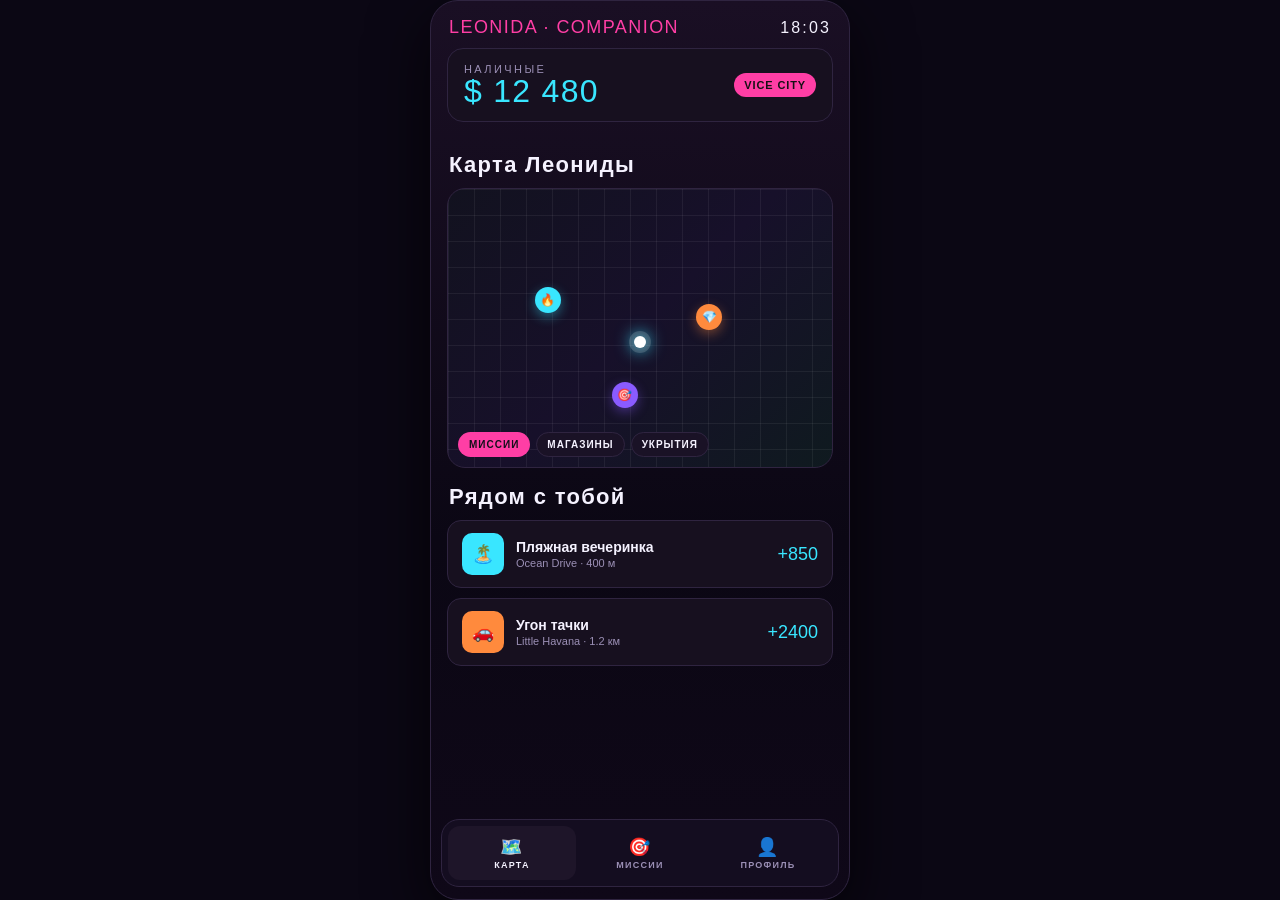
<file: android/app/src/main/assets/index.html>
<!doctype html>
<html lang="ru">
<head>
<meta charset="utf-8" />
<meta name="viewport" content="width=device-width,initial-scale=1,viewport-fit=cover" />
<title>Leonida Companion</title>
<style>
  :root {
    --pink:   #ff3ea5;
    --cyan:   #39e6ff;
    --orange: #ff8a3d;
    --violet: #8a5bff;
    --bg:     #0b0714;
    --panel:  #17101f;
    --panel2: #1e1529;
    --stroke: #2f2440;
    --text:   #f5f2ff;
    --muted:  #9b8fb5;
  }
  * { box-sizing: border-box; -webkit-tap-highlight-color: transparent; }
  html, body { height: 100%; margin: 0; }
  body {
    font-family: Arial, system-ui, sans-serif;
    color: var(--text);
    background: #0b0714;
    overflow: hidden;
  }

  /* ---- Каркас ---- */
  .phone {
    position: fixed;
    top: 50%; left: 50%;
    transform: translate(-50%, -50%);
    width: min(420px, 100vw);
    height: min(900px, 100dvh);
    display: flex;
    flex-direction: column;
    background: linear-gradient(180deg, #1a0f24 0%, #0b0714 60%, #0f0818 100%);
    border: 1px solid var(--stroke);
    border-radius: 28px;
    overflow: hidden;
    box-shadow: 0 20px 60px rgba(0,0,0,.7);
  }
  @media (max-width: 480px) {
    .phone { border-radius: 0; border: none; width: 100vw; height: 100dvh; }
  }

  /* ---- Topbar ---- */
  .topbar {
    display: flex; align-items: center; justify-content: space-between;
    padding: 16px 18px 10px;
    font-size: 12px; letter-spacing: .18em; text-transform: uppercase;
    color: var(--muted);
  }
  .topbar .brand {
    font-family: Impact, "Arial Narrow", sans-serif;
    font-size: 18px;
    letter-spacing: .08em;
    color: var(--pink);              /* вместо градиента — сплошной цвет */
  }
  .topbar .clock { font-family: Impact, "Arial Narrow", sans-serif; font-size: 16px; color: var(--text); }

  /* ---- Wallet ---- */
  .wallet {
    margin: 0 16px 8px;
    display: flex; align-items: center; justify-content: space-between;
    padding: 14px 16px;
    border-radius: 16px;
    background: var(--panel);        /* плотный фон вместо blur */
    border: 1px solid var(--stroke);
  }
  .wallet .label { font-size: 11px; letter-spacing: .22em; text-transform: uppercase; color: var(--muted); }
  .wallet .amount {
    font-family: Impact, "Arial Narrow", sans-serif;
    font-size: 32px; line-height: 1; letter-spacing: .04em;
    color: var(--cyan);              /* сплошной цвет */
  }
  .wallet .chip {
    font-size: 11px; padding: 6px 10px; border-radius: 999px;
    color: #141014; font-weight: 800; letter-spacing: .08em;
    background: var(--pink);
  }

  /* ---- Screen ---- */
  .screen {
    flex: 1; overflow-y: auto; padding: 6px 16px 110px;
    scrollbar-width: none;
  }
  .screen::-webkit-scrollbar { display: none; }
  .screen > section { display: none; }
  .screen > section.active { display: block; }

  h2 {
    font-family: Impact, "Arial Narrow", sans-serif;
    font-size: 22px; letter-spacing: .06em; margin: 16px 2px 10px;
    color: var(--text);
  }

  /* ---- Map ---- */
  .map {
    position: relative;
    height: 280px;
    border-radius: 18px;
    overflow: hidden;
    border: 1px solid var(--stroke);
    background: linear-gradient(135deg, #12121f, #17102a 50%, #0f1a1f);
  }
  .map::before {
    content: ""; position: absolute; inset: 0;
    background-image:
      linear-gradient(rgba(255,255,255,.06) 1px, transparent 1px),
      linear-gradient(90deg, rgba(255,255,255,.06) 1px, transparent 1px);
    background-size: 26px 26px;
  }
  .pin {
    position: absolute; z-index: 2;
    width: 26px; height: 26px; border-radius: 50%;
    display: grid; place-items: center;
    font-size: 12px;
    background: var(--pink);
    transform: translate(-50%, -50%);
    box-shadow: 0 4px 12px rgba(255,62,165,.4);
  }
  .pin.c1 { left: 26%; top: 40%; background: var(--cyan); box-shadow: 0 4px 12px rgba(57,230,255,.4); }
  .pin.c2 { left: 68%; top: 46%; background: var(--orange); box-shadow: 0 4px 12px rgba(255,138,61,.4); }
  .pin.c3 { left: 46%; top: 74%; background: var(--violet); box-shadow: 0 4px 12px rgba(138,91,255,.4); }

  .you {
    position: absolute; left: 50%; top: 55%; z-index: 3;
    width: 12px; height: 12px; border-radius: 50%;
    background: #fff;
    transform: translate(-50%,-50%);
    box-shadow: 0 0 0 5px rgba(255,255,255,.15), 0 0 16px 4px rgba(57,230,255,.7);
  }

  .map-legend {
    position: absolute; z-index: 4; left: 10px; bottom: 10px;
    display: flex; gap: 6px;
  }
  .map-legend button {
    border: 1px solid var(--stroke);
    background: #1a1226;
    color: var(--text);
    padding: 6px 10px; border-radius: 999px; font-size: 10px;
    letter-spacing: .1em; text-transform: uppercase; font-weight: 700;
    cursor: pointer;
  }
  .map-legend button.on { background: var(--pink); color: #140f1a; border-color: transparent; }

  /* ---- Mission cards ---- */
  .mission {
    display: flex; gap: 12px; align-items: center;
    padding: 12px 14px;
    margin-bottom: 10px;
    border-radius: 14px;
    background: var(--panel);        /* плотный фон */
    border: 1px solid var(--stroke);
    cursor: pointer;
  }
  .mission:active { background: var(--panel2); }
  .mission .ico {
    width: 42px; height: 42px; flex: none; border-radius: 10px;
    display: grid; place-items: center; font-size: 18px;
    background: var(--pink);
  }
  .mission.c2 .ico { background: var(--cyan); }
  .mission.c3 .ico { background: var(--orange); }
  .mission .title { font-weight: 700; font-size: 14px; }
  .mission .meta  { font-size: 11px; color: var(--muted); margin-top: 2px; }
  .mission .pay   {
    margin-left: auto;
    font-family: Impact, "Arial Narrow", sans-serif;
    font-size: 18px; color: var(--cyan);
  }

  /* ---- Profile ---- */
  .profile-hero {
    display: flex; align-items: center; gap: 14px;
    padding: 14px; border-radius: 16px;
    background: var(--panel); border: 1px solid var(--stroke);
  }
  .avatar {
    width: 56px; height: 56px; border-radius: 50%;
    background: var(--pink);
    display: grid; place-items: center;
    font-family: Impact, "Arial Narrow", sans-serif;
    font-size: 22px; color: #141014;
  }
  .profile-hero h3 { margin: 0; font-size: 16px; }
  .profile-hero p  { margin: 4px 0 0; color: var(--muted); font-size: 11px; letter-spacing: .1em; text-transform: uppercase; }

  .stats { display: grid; grid-template-columns: repeat(3,1fr); gap: 8px; margin-top: 12px; }
  .stat {
    padding: 12px 10px; border-radius: 12px;
    background: var(--panel); border: 1px solid var(--stroke);
    text-align: center;
  }
  .stat b { display: block; font-family: Impact, "Arial Narrow", sans-serif; font-size: 22px; }
  .stat span { font-size: 10px; letter-spacing: .16em; text-transform: uppercase; color: var(--muted); }

  /* ---- Tabbar ---- */
  .tabbar {
    position: absolute; left: 10px; right: 10px; bottom: 12px;
    display: flex; justify-content: space-around;
    padding: 6px;
    border-radius: 18px;
    background: #140d20;              /* плотный фон */
    border: 1px solid var(--stroke);
  }
  .tabbar button {
    flex: 1; border: none; background: transparent; color: var(--muted);
    padding: 10px 6px; border-radius: 12px; cursor: pointer;
    display: flex; flex-direction: column; align-items: center; gap: 2px;
    font-size: 9px; letter-spacing: .14em; text-transform: uppercase; font-weight: 700;
  }
  .tabbar button .i { font-size: 18px; }
  .tabbar button.active { color: var(--text); background: var(--panel2); }
  .tabbar button.active .i { color: var(--pink); }

  /* ---- Toast ---- */
  .toast {
    position: absolute; left: 50%; bottom: 88px;
    transform: translate(-50%, 20px);
    background: var(--pink);
    color: #140f1a; font-weight: 800; font-size: 12px;
    padding: 10px 16px; border-radius: 999px;
    opacity: 0; pointer-events: none;
    transition: all .3s ease;
    white-space: nowrap;
  }
  .toast.show { opacity: 1; transform: translate(-50%, 0); }
</style>
</head>
<body>
  <div class="phone">
    <div class="topbar">
      <div class="brand">LEONIDA · COMPANION</div>
      <div class="clock" id="clock">00:00</div>
    </div>

    <div class="wallet">
      <div>
        <div class="label">Наличные</div>
        <div class="amount" id="money">$ 12 480</div>
      </div>
      <div class="chip">VICE CITY</div>
    </div>

    <div class="screen" id="screen">
      <section id="tab-map" class="active">
        <h2>Карта Леониды</h2>
        <div class="map">
          <div class="you"></div>
          <div class="pin c1">🔥</div>
          <div class="pin c2">💎</div>
          <div class="pin c3">🎯</div>
          <div class="map-legend">
            <button class="on">Миссии</button>
            <button>Магазины</button>
            <button>Укрытия</button>
          </div>
        </div>
        <h2>Рядом с тобой</h2>
        <div class="mission c2" data-pay="850">
          <div class="ico">🏝️</div>
          <div>
            <div class="title">Пляжная вечеринка</div>
            <div class="meta">Ocean Drive · 400 м</div>
          </div>
          <div class="pay">+850</div>
        </div>
        <div class="mission c3" data-pay="2400">
          <div class="ico">🚗</div>
          <div>
            <div class="title">Угон тачки</div>
            <div class="meta">Little Havana · 1.2 км</div>
          </div>
          <div class="pay">+2400</div>
        </div>
      </section>

      <section id="tab-missions">
        <h2>Доступные миссии</h2>
        <div class="mission" data-pay="5000">
          <div class="ico">💼</div>
          <div>
            <div class="title">Ограбление в Port Gellhorn</div>
            <div class="meta">Сложность: высокая · 15 мин</div>
          </div>
          <div class="pay">+5000</div>
        </div>
        <div class="mission c2" data-pay="1200">
          <div class="ico">📦</div>
          <div>
            <div class="title">Курьерская доставка</div>
            <div class="meta">Сложность: низкая · 5 мин</div>
          </div>
          <div class="pay">+1200</div>
        </div>
        <div class="mission c3" data-pay="3200">
          <div class="ico">🎸</div>
          <div>
            <div class="title">Охрана концерта</div>
            <div class="meta">Сложность: средняя · 10 мин</div>
          </div>
          <div class="pay">+3200</div>
        </div>
        <div class="mission" data-pay="7800">
          <div class="ico">💎</div>
          <div>
            <div class="title">Кража бриллиантов</div>
            <div class="meta">Сложность: очень высокая</div>
          </div>
          <div class="pay">+7800</div>
        </div>
      </section>

      <section id="tab-profile">
        <h2>Профиль</h2>
        <div class="profile-hero">
          <div class="avatar">JL</div>
          <div>
            <h3>Jason &amp; Lucia</h3>
            <p>Level 42 · Vice City</p>
          </div>
        </div>

        <div class="stats">
          <div class="stat"><b id="s-missions">0</b><span>Миссий</span></div>
          <div class="stat"><b id="s-cash">0</b><span>Заработано</span></div>
          <div class="stat"><b>42</b><span>Уровень</span></div>
        </div>

        <h2>Настройки</h2>
        <div class="mission c2">
          <div class="ico">🎵</div>
          <div>
            <div class="title">Музыка</div>
            <div class="meta">Radio: Wave 103</div>
          </div>
        </div>
        <div class="mission c3">
          <div class="ico">🌙</div>
          <div>
            <div class="title">Ночной режим</div>
            <div class="meta">Включён</div>
          </div>
        </div>
      </section>
    </div>

    <nav class="tabbar">
      <button class="active" data-tab="tab-map"><span class="i">🗺️</span>Карта</button>
      <button data-tab="tab-missions"><span class="i">🎯</span>Миссии</button>
      <button data-tab="tab-profile"><span class="i">👤</span>Профиль</button>
    </nav>

    <div class="toast" id="toast"></div>
  </div>

<script>
  const clock = document.getElementById('clock');
  const tick = () => {
    const d = new Date();
    clock.textContent = String(d.getHours()).padStart(2,'0') + ':' + String(d.getMinutes()).padStart(2,'0');
  };
  tick(); setInterval(tick, 15000);

  document.querySelectorAll('.tabbar button').forEach(btn => btn.addEventListener('click', () => {
    document.querySelectorAll('.tabbar button').forEach(b => b.classList.remove('active'));
    btn.classList.add('active');
    document.querySelectorAll('#screen > section').forEach(s => s.classList.remove('active'));
    document.getElementById(btn.dataset.tab).classList.add('active');
  }));

  let money = 12480;
  let missionsDone = 0;
  let totalEarned = 0;

  const moneyEl   = document.getElementById('money');
  const sMissions = document.getElementById('s-missions');
  const sCash     = document.getElementById('s-cash');
  const toast     = document.getElementById('toast');

  const fmt = n => '$ ' + n.toLocaleString('ru-RU').replace(/\u00A0/g, ' ');
  let toastTimer;
  const showToast = msg => {
    toast.textContent = msg;
    toast.classList.add('show');
    clearTimeout(toastTimer);
    toastTimer = setTimeout(() => toast.classList.remove('show'), 1800);
  };

  document.querySelectorAll('.mission[data-pay]').forEach(m => {
    m.addEventListener('click', () => {
      const pay = +m.dataset.pay;
      money += pay; missionsDone++; totalEarned += pay;
      moneyEl.textContent = fmt(money);
      sMissions.textContent = missionsDone;
      sCash.textContent = totalEarned >= 1000 ? (totalEarned/1000).toFixed(1) + 'k' : totalEarned;
      showToast('+ ' + fmt(pay) + ' · миссия выполнена');
    });
  });

  document.querySelectorAll('.map-legend button').forEach(b => {
    b.addEventListener('click', () => {
      document.querySelectorAll('.map-legend button').forEach(x => x.classList.remove('on'));
      b.classList.add('on');
      showToast('Слой: ' + b.textContent);
    });
  });
</script>
</body>
            </html>
</file>
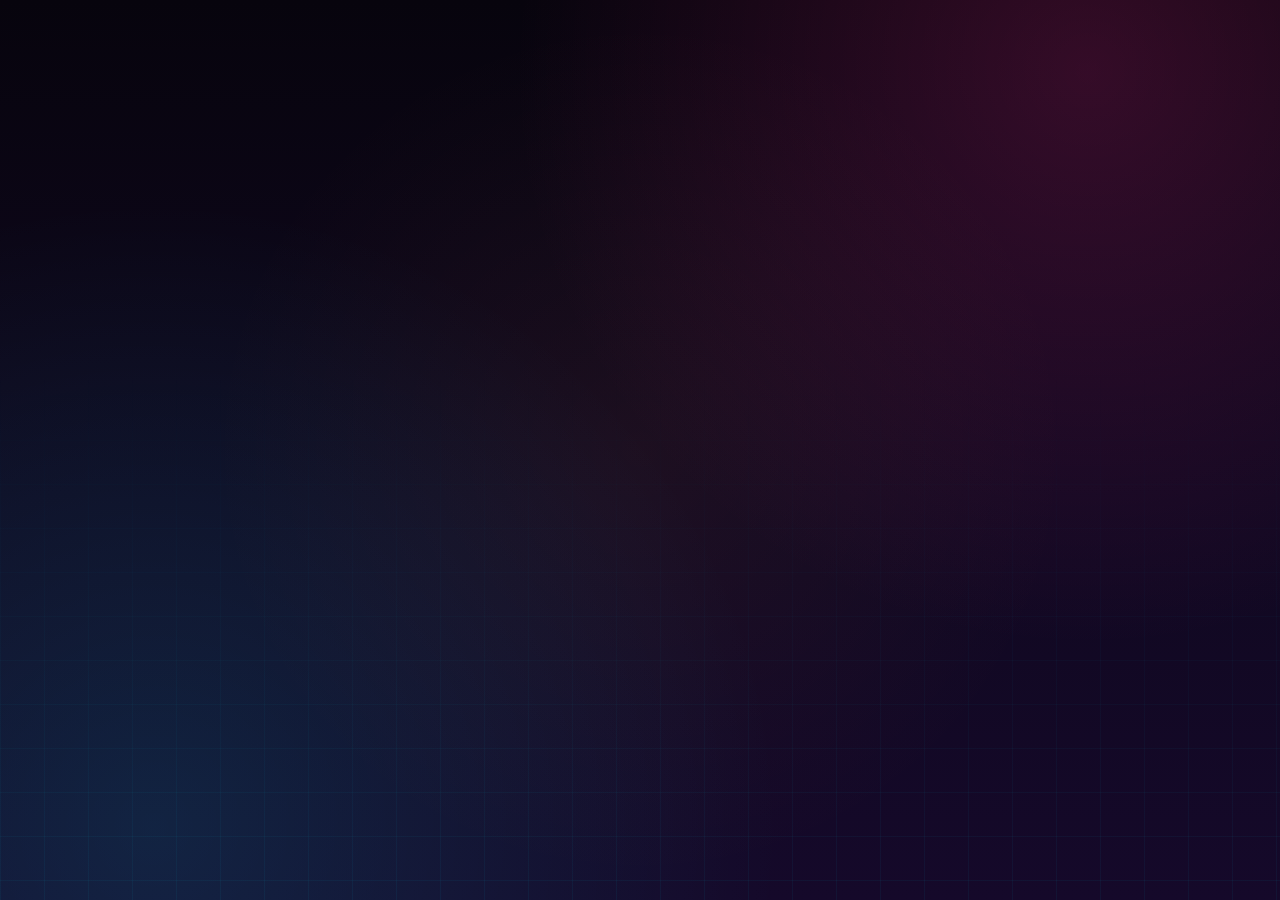
<file: android/app/src/main/assets/catalog.html>
<!DOCTYPE html>
<html lang="ru">
<head>
<meta charset="UTF-8">
<meta name="viewport" content="width=device-width, initial-scale=1.0">
<title>LIVEWORLD — Minecraft Server</title>
<link rel="preconnect" href="https://fonts.googleapis.com">
<link rel="preconnect" href="https://fonts.gstatic.com" crossorigin>
<link href="https://fonts.googleapis.com/css2?family=Bebas+Neue&family=Montserrat:wght@400;600;700;800&display=swap" rel="stylesheet">
<style>
  :root{
    --bg:#07040d; --panel:rgba(20,12,32,.75); --panel-solid:#150a22;
    --line:rgba(255,255,255,.10);
    --pink:#ff2d95; --pink-2:#ff6ec7; --cyan:#00e5ff;
    --orange:#ff8c42; --yellow:#ffd166;
    --green:#6ab04c; --green-2:#8bc34a;
    --red:#ff4757; --text:#f5ecff; --muted:#a894b8;
  }
  *{box-sizing:border-box;margin:0;padding:0}
  body{
    font-family:'Montserrat',system-ui,sans-serif;color:var(--text);
    background:
      radial-gradient(circle at 85% 8%,rgba(255,45,149,.18),transparent 42%),
      radial-gradient(circle at 12% 92%,rgba(0,229,255,.12),transparent 45%),
      radial-gradient(circle at 50% 50%,rgba(255,140,66,.06),transparent 55%),
      linear-gradient(180deg,#07040d 0%,#100820 55%,#15092a 100%);
    background-attachment:fixed;min-height:100vh;overflow-x:hidden;
  }
  body::before{
    content:"";position:fixed;inset:0;z-index:0;pointer-events:none;
    background-image:
      linear-gradient(rgba(0,229,255,.05) 1px,transparent 1px),
      linear-gradient(90deg,rgba(0,229,255,.05) 1px,transparent 1px);
    background-size:44px 44px;
    mask-image:linear-gradient(to bottom,transparent 40%,#000 100%);
    -webkit-mask-image:linear-gradient(to bottom,transparent 40%,#000 100%);
  }
  .wrap{position:relative;z-index:1;max-width:1240px;margin:0 auto;padding:20px}

  header{
    display:flex;align-items:center;justify-content:space-between;gap:16px;flex-wrap:wrap;
    padding:14px 18px;border-radius:16px;
    background:linear-gradient(180deg,rgba(30,18,45,.85),rgba(15,8,24,.85));
    border:1px solid var(--line);backdrop-filter:blur(18px);
    box-shadow:0 20px 60px rgba(0,0,0,.45),inset 0 1px 0 rgba(255,255,255,.05);
    position:sticky;top:12px;z-index:20;
  }
  .logo{display:flex;align-items:center;gap:12px;cursor:pointer;user-select:none}
  .logo-mark{
    width:46px;height:46px;border-radius:12px;display:grid;place-items:center;
    font-family:'Bebas Neue',sans-serif;font-size:26px;letter-spacing:1px;color:#fff;
    background:linear-gradient(135deg,var(--pink),var(--orange) 55%,var(--cyan));
    box-shadow:0 0 30px rgba(255,45,149,.45);
  }
  .logo-text{
    font-family:'Bebas Neue',sans-serif;font-size:26px;letter-spacing:3px;line-height:1;
    background:linear-gradient(90deg,#fff,var(--yellow) 40%,var(--pink) 75%,var(--cyan));
    -webkit-background-clip:text;background-clip:text;color:transparent;
  }
  .logo-text small{
    display:block;font-family:Montserrat,sans-serif;font-size:9px;letter-spacing:3px;
    font-weight:800;color:var(--green-2);margin-top:4px;-webkit-text-fill-color:var(--green-2);
  }
  nav{display:flex;gap:4px;flex-wrap:wrap}
  .nav-btn{
    background:transparent;color:var(--muted);border:1px solid transparent;
    font:inherit;font-size:13px;font-weight:700;letter-spacing:.5px;
    padding:10px 14px;border-radius:10px;cursor:pointer;transition:.22s;
  }
  .nav-btn:hover{color:#fff;background:rgba(255,255,255,.06);border-color:var(--line)}
  .nav-btn.active{
    color:#fff;background:linear-gradient(135deg,var(--pink),var(--orange));
    border-color:transparent;box-shadow:0 6px 20px rgba(255,45,149,.35);
  }

  .page{display:none;animation:fade .35s ease}
  .page.active{display:block}
  @keyframes fade{from{opacity:0;transform:translateY(8px)}to{opacity:1;transform:none}}

  .hero{
    position:relative;overflow:hidden;margin:20px 0 24px;padding:44px 36px;border-radius:20px;
    background:linear-gradient(120deg,rgba(255,45,149,.18),rgba(123,44,191,.15) 45%,rgba(0,229,255,.10));
    border:1px solid rgba(255,255,255,.14);box-shadow:0 30px 80px rgba(0,0,0,.4);
  }
  .hero::after{
    content:"";position:absolute;right:-120px;top:-140px;width:380px;height:380px;
    border-radius:50%;background:radial-gradient(circle,rgba(255,45,149,.35),transparent 65%);
    filter:blur(10px);pointer-events:none;
  }
  .eyebrow{
    display:inline-block;padding:7px 12px;border-radius:999px;
    font-size:11px;font-weight:800;letter-spacing:2px;text-transform:uppercase;
    color:var(--cyan);background:rgba(0,229,255,.08);border:1px solid rgba(0,229,255,.35);
    margin-bottom:16px;
  }
  .hero h1{
    font-family:'Bebas Neue',sans-serif;font-size:clamp(42px,7vw,84px);
    line-height:.95;letter-spacing:3px;color:#fff;text-transform:uppercase;
    margin-bottom:16px;position:relative;z-index:1;
  }
  .hero h1 span{
    background:linear-gradient(90deg,var(--yellow),var(--pink) 55%,var(--cyan));
    -webkit-background-clip:text;background-clip:text;color:transparent;
  }
  .hero p{max-width:640px;color:var(--muted);font-size:15px;line-height:1.7;position:relative;z-index:1}

  .sec-title{
    font-family:'Bebas Neue',sans-serif;font-size:26px;letter-spacing:3px;
    color:#fff;text-transform:uppercase;margin:28px 0 14px;
    display:flex;align-items:center;gap:12px;
  }
  .sec-title::before{
    content:"";width:5px;height:26px;border-radius:2px;
    background:linear-gradient(180deg,var(--pink),var(--orange));
    box-shadow:0 0 12px rgba(255,45,149,.5);
  }

  .features{display:grid;grid-template-columns:repeat(auto-fit,minmax(240px,1fr));gap:16px;margin:20px 0}
  .feature{
    padding:22px;border-radius:16px;
    background:linear-gradient(135deg,rgba(30,18,45,.75),rgba(15,8,24,.85));
    border:1px solid var(--line);transition:.25s;position:relative;overflow:hidden;
  }
  .feature::before{
    content:"";position:absolute;top:0;left:0;width:3px;height:100%;
    background:linear-gradient(180deg,var(--pink),transparent);
  }
  .feature:nth-child(2)::before{background:linear-gradient(180deg,var(--cyan),transparent)}
  .feature:nth-child(3)::before{background:linear-gradient(180deg,var(--green-2),transparent)}
  .feature:nth-child(4)::before{background:linear-gradient(180deg,var(--orange),transparent)}
  .feature:hover{transform:translateY(-4px);border-color:rgba(255,45,149,.4);box-shadow:0 16px 40px rgba(255,45,149,.15)}
  .feature .fi{font-size:32px;margin-bottom:10px;display:inline-block}
  .feature h3{font-family:'Bebas Neue',sans-serif;font-size:20px;letter-spacing:2px;margin-bottom:6px;color:#fff}
  .feature p{color:var(--muted);font-size:13px;line-height:1.6}

  .cat-tabs{display:flex;gap:8px;margin:16px 0;flex-wrap:wrap}
  .cat-tab{
    padding:9px 16px;border-radius:999px;font-size:12px;font-weight:800;letter-spacing:1px;
    text-transform:uppercase;cursor:pointer;transition:.2s;
    background:rgba(255,255,255,.05);border:1px solid var(--line);color:var(--muted);
  }
  .cat-tab.active{color:#0a0a0a;background:linear-gradient(135deg,var(--pink),var(--orange));border-color:transparent}

  .catalog{display:grid;grid-template-columns:repeat(auto-fill,minmax(280px,1fr));gap:16px;margin:16px 0 24px}

  .product{
    overflow:hidden;border-radius:16px;display:flex;flex-direction:column;
    background:linear-gradient(135deg,rgba(30,18,45,.75),rgba(15,8,24,.85));
    border:1px solid var(--line);transition:.25s;position:relative;
  }
  .product:hover{transform:translateY(-4px);border-color:rgba(255,255,255,.25);box-shadow:0 16px 40px rgba(0,0,0,.4)}

  .product-img{
    height:92px;display:grid;place-items:center;font-size:40px;color:#fff;
    position:relative;overflow:hidden;
  }
  .product-img::after{
    content:"";position:absolute;inset:0;
    background:repeating-linear-gradient(45deg,transparent 0 12px,rgba(0,0,0,.08) 12px 24px);
    pointer-events:none;
  }
  .product-tier{
    position:absolute;top:10px;left:12px;z-index:2;
    font-family:'Bebas Neue',sans-serif;font-size:11px;letter-spacing:2px;
    padding:4px 8px;border-radius:6px;
    background:rgba(0,0,0,.5);color:#fff;backdrop-filter:blur(4px);
  }
  .product-body{padding:16px;display:flex;flex-direction:column;gap:8px;flex:1}
  .product-body h3{
    font-family:'Bebas Neue',sans-serif;font-size:22px;letter-spacing:2px;color:#fff;
  }
  .product-body .tagline{color:var(--muted);font-size:11px;line-height:1.5;font-weight:600;letter-spacing:.5px}
  .product-features{
    list-style:none;padding:0;margin:4px 0;
    display:flex;flex-direction:column;gap:5px;flex:1;
  }
  .product-features li{
    font-size:11.5px;color:#d8cbe8;padding-left:16px;position:relative;
    line-height:1.45;
  }
  .product-features li::before{
    content:"▸";position:absolute;left:0;color:var(--pink-2);font-weight:800;
  }
  .product-price{
    font-family:'Bebas Neue',sans-serif;font-size:28px;letter-spacing:1px;
    color:var(--yellow);margin-top:8px;
  }
  .buy-btn{
    padding:11px;border:0;cursor:pointer;border-radius:8px;
    font:inherit;font-size:12px;font-weight:800;letter-spacing:1px;color:#0a0a0a;
    background:linear-gradient(135deg,var(--green-2),var(--green));transition:.2s;
  }
  .buy-btn:hover{transform:translateY(-2px);box-shadow:0 10px 24px rgba(139,195,74,.4)}

  .panel{
    padding:26px;border-radius:16px;
    background:linear-gradient(135deg,rgba(30,18,45,.75),rgba(15,8,24,.85));
    border:1px solid var(--line);margin:20px 0;
  }
  .panel h2{
    font-family:'Bebas Neue',sans-serif;font-size:22px;letter-spacing:3px;
    color:#fff;text-transform:uppercase;margin-bottom:16px;
    display:flex;align-items:center;gap:10px;
  }
  .panel h2::before{
    content:"";width:5px;height:22px;border-radius:2px;
    background:linear-gradient(180deg,var(--pink),var(--orange));
  }

  .contact-grid{display:grid;grid-template-columns:repeat(auto-fit,minmax(260px,1fr));gap:14px;margin:16px 0}
  .contact-card{
    padding:20px;border-radius:14px;display:flex;align-items:center;gap:16px;
    background:linear-gradient(135deg,rgba(30,18,45,.75),rgba(15,8,24,.85));
    border:1px solid var(--line);transition:.25s;cursor:pointer;
  }
  .contact-card:hover{transform:translateY(-3px);border-color:rgba(0,229,255,.4);box-shadow:0 16px 40px rgba(0,229,255,.12)}
  .contact-icon{
    width:54px;height:54px;border-radius:12px;flex:0 0 auto;
    display:grid;place-items:center;font-size:26px;
    background:rgba(0,229,255,.1);border:1px solid rgba(0,229,255,.3);
  }
  .contact-card:nth-child(2) .contact-icon{background:rgba(255,45,149,.1);border-color:rgba(255,45,149,.3)}
  .contact-card:nth-child(3) .contact-icon{background:rgba(255,140,66,.1);border-color:rgba(255,140,66,.3)}
  .contact-body .label{
    font-size:11px;font-weight:800;letter-spacing:2px;text-transform:uppercase;
    color:var(--muted);margin-bottom:4px;
  }
  .contact-body .value{
    font-family:'Bebas Neue',sans-serif;font-size:22px;letter-spacing:1px;color:#fff;word-break:break-all;
  }

  .form{display:flex;flex-direction:column;gap:14px;max-width:560px}
  .field{display:flex;flex-direction:column;gap:6px}
  .field label{
    font-size:11px;font-weight:800;letter-spacing:1.5px;text-transform:uppercase;color:var(--muted);
  }
  .field input,.field textarea,.field select{
    padding:12px 14px;border-radius:10px;background:rgba(0,0,0,.35);
    border:1px solid var(--line);color:#fff;font:inherit;font-size:14px;outline:0;transition:.2s;
  }
  .field input:focus,.field textarea:focus,.field select:focus{
    border-color:var(--pink);box-shadow:0 0 0 3px rgba(255,45,149,.15);
  }
  .field textarea{resize:vertical;min-height:80px;font-family:inherit}
  .field select option{background:var(--panel-solid);color:#fff}
  .field .hint{font-size:11px;color:var(--muted);margin-top:2px}
  .btn{
    padding:13px 20px;border:0;cursor:pointer;border-radius:10px;
    font:inherit;font-size:13px;font-weight:800;letter-spacing:.5px;color:#0a0a0a;
    background:linear-gradient(135deg,var(--pink),var(--orange));transition:.2s;
  }
  .btn:hover{transform:translateY(-2px);box-shadow:0 12px 30px rgba(255,45,149,.4)}
  .btn-ghost{background:rgba(255,255,255,.05);color:#fff;border:1px solid var(--line)}
  .btn-ghost:hover{background:rgba(255,255,255,.1);box-shadow:none}
  .btn-green{background:linear-gradient(135deg,var(--green-2),var(--green));color:#0a0a0a}
  .btn-red{background:linear-gradient(135deg,var(--red),#b81020);color:#fff}
  .btn-row{display:flex;gap:10px;flex-wrap:wrap}

  .profile-head{display:flex;align-items:center;gap:20px;flex-wrap:wrap;margin-bottom:22px}
  .avatar{
    width:96px;height:96px;border-radius:20px;flex:0 0 auto;display:grid;place-items:center;
    font-family:'Bebas Neue',sans-serif;font-size:44px;color:#fff;
    background:linear-gradient(135deg,var(--pink),var(--orange),var(--cyan));
    box-shadow:0 0 30px rgba(255,45,149,.4);
  }
  .profile-info h2{font-family:'Bebas Neue',sans-serif;font-size:30px;letter-spacing:2px;color:#fff}
  .profile-info p{color:var(--muted);font-size:13px}

  .info-grid{display:grid;grid-template-columns:repeat(auto-fit,minmax(200px,1fr));gap:12px;margin:16px 0}
  .info-item{padding:14px 16px;border-radius:12px;background:rgba(0,0,0,.3);border:1px solid var(--line)}
  .info-item .lbl{font-size:11px;font-weight:800;letter-spacing:1.5px;text-transform:uppercase;color:var(--muted);margin-bottom:4px}
  .info-item .val{font-size:14px;font-weight:700;color:#fff;word-break:break-all}

  .balance-card{
    padding:24px;border-radius:16px;margin:16px 0;
    background:linear-gradient(135deg,rgba(255,209,102,.14),rgba(255,140,66,.10) 50%,rgba(255,45,149,.08));
    border:1px solid rgba(255,209,102,.3);
    display:flex;align-items:center;justify-content:space-between;gap:20px;flex-wrap:wrap;
    position:relative;overflow:hidden;
  }
  .balance-card::after{
    content:"";position:absolute;right:-80px;top:-80px;width:220px;height:220px;
    border-radius:50%;background:radial-gradient(circle,rgba(255,209,102,.25),transparent 65%);
    pointer-events:none;
  }
  .balance-info{position:relative;z-index:1}
  .balance-info .lbl{
    font-size:11px;font-weight:800;letter-spacing:2px;text-transform:uppercase;
    color:var(--yellow);margin-bottom:6px;
  }
  .balance-info .amount{
    font-family:'Bebas Neue',sans-serif;font-size:44px;line-height:1;
    letter-spacing:2px;
    background:linear-gradient(90deg,var(--yellow),var(--orange));
    -webkit-background-clip:text;background-clip:text;color:transparent;
  }
  .balance-card .btn{position:relative;z-index:1;padding:14px 24px;font-size:14px}

  .progress-wrap{margin:8px 0}
  .progress-bar{height:12px;border-radius:999px;overflow:hidden;background:rgba(255,255,255,.08);border:1px solid var(--line)}
  .progress-fill{height:100%;width:0%;transition:width .5s ease;background:linear-gradient(90deg,var(--cyan),var(--pink));box-shadow:0 0 12px rgba(255,45,149,.5)}
  .progress-label{display:flex;justify-content:space-between;font-size:11px;color:var(--muted);margin-top:6px;font-weight:700}

  .rewards{display:grid;grid-template-columns:repeat(auto-fit,minmax(170px,1fr));gap:12px;margin:14px 0}
  .reward{
    padding:16px;border-radius:12px;text-align:center;
    background:rgba(0,0,0,.3);border:1px solid var(--line);opacity:.45;transition:.25s;
  }
  .reward.unlocked{
    opacity:1;border-color:var(--green);
    background:linear-gradient(135deg,rgba(106,176,76,.15),rgba(139,195,74,.08));
    box-shadow:0 0 20px rgba(106,176,76,.2);
  }
  .reward-icon{font-size:28px;margin-bottom:6px}
  .reward-name{font-family:'Bebas Neue',sans-serif;font-size:18px;letter-spacing:2px;color:#fff}
  .reward-time{font-size:11px;color:var(--muted);margin-top:2px;font-weight:700}
  .reward-status{font-size:10px;font-weight:800;letter-spacing:1px;margin-top:6px;color:var(--green-2)}
  .reward.locked .reward-status{color:var(--muted)}

  .admin-login{max-width:420px;margin:20px auto}
  .admin-actions{display:grid;grid-template-columns:repeat(auto-fit,minmax(180px,1fr));gap:12px;margin:16px 0}
  .action-btn{
    padding:16px;border-radius:12px;border:1px solid var(--line);
    background:linear-gradient(135deg,rgba(30,18,45,.75),rgba(15,8,24,.85));
    color:#fff;font:inherit;font-size:13px;font-weight:800;letter-spacing:.5px;
    cursor:pointer;transition:.22s;display:flex;flex-direction:column;align-items:center;gap:8px;
    text-align:center;
  }
  .action-btn:hover{transform:translateY(-3px);border-color:rgba(255,45,149,.4);box-shadow:0 12px 30px rgba(255,45,149,.15)}
  .action-btn .ai{font-size:24px}
  .action-btn.green{border-color:rgba(106,176,76,.3)}
  .action-btn.green:hover{border-color:var(--green);box-shadow:0 12px 30px rgba(106,176,76,.2)}
  .action-btn.red{border-color:rgba(255,71,87,.3)}
  .action-btn.red:hover{border-color:var(--red);box-shadow:0 12px 30px rgba(255,71,87,.2)}

  .admin-stats{display:grid;grid-template-columns:repeat(auto-fit,minmax(160px,1fr));gap:12px;margin:16px 0}
  .stat{padding:18px;border-radius:12px;background:rgba(0,0,0,.3);border:1px solid var(--line)}
  .stat .lbl{font-size:11px;font-weight:800;letter-spacing:1.5px;text-transform:uppercase;color:var(--muted);margin-bottom:6px}
  .stat .val{font-family:'Bebas Neue',sans-serif;font-size:32px;letter-spacing:1px;color:var(--pink-2)}

  .list{display:flex;flex-direction:column;gap:8px;margin:12px 0;max-height:360px;overflow-y:auto}
  .list-item{
    padding:12px 14px;border-radius:10px;background:rgba(0,0,0,.3);
    border:1px solid var(--line);display:flex;justify-content:space-between;
    gap:12px;align-items:center;flex-wrap:wrap;
  }
  .list-item .body strong{font-size:13px;color:#fff}
  .list-item .body span{font-size:11px;color:var(--muted);display:block;margin-top:2px}
  .list-item .meta{font-size:10px;color:var(--muted);white-space:nowrap}
  .empty{color:var(--muted);font-size:13px;text-align:center;padding:24px;font-style:italic}

  .toast{
    position:fixed;right:24px;bottom:24px;z-index:100;padding:14px 20px;border-radius:10px;
    background:rgba(15,8,24,.96);border:1px solid var(--green);color:#fff;
    font-size:13px;font-weight:700;
    box-shadow:0 18px 50px rgba(0,0,0,.6),0 0 24px rgba(106,176,76,.3);
    opacity:0;transform:translateY(20px);pointer-events:none;transition:.3s;max-width:320px;
  }
  .toast.show{opacity:1;transform:none}
  .toast.error{border-color:var(--red);box-shadow:0 18px 50px rgba(0,0,0,.6),0 0 24px rgba(255,71,87,.3)}

  .modal-overlay{
    position:fixed;inset:0;z-index:90;
    background:rgba(0,0,0,.72);backdrop-filter:blur(6px);
    display:none;align-items:center;justify-content:center;padding:20px;
    animation:fade .25s ease;
  }
  .modal-overlay.show{display:flex}
  .modal{
    width:100%;max-width:460px;padding:28px;border-radius:18px;
    background:linear-gradient(135deg,#1e1230,#100820);
    border:1px solid rgba(255,209,102,.3);
    box-shadow:0 30px 80px rgba(0,0,0,.6),0 0 40px rgba(255,209,102,.15);
    position:relative;
  }
  .modal h3{
    font-family:'Bebas Neue',sans-serif;font-size:24px;letter-spacing:3px;
    color:#fff;text-transform:uppercase;margin-bottom:6px;
    display:flex;align-items:center;gap:10px;
  }
  .modal h3::before{
    content:"";width:5px;height:22px;border-radius:2px;
    background:linear-gradient(180deg,var(--yellow),var(--orange));
  }
  .modal .sub{color:var(--muted);font-size:13px;margin-bottom:18px}
  .modal .close-btn{
    position:absolute;top:16px;right:16px;
    width:32px;height:32px;border-radius:8px;border:1px solid var(--line);
    background:rgba(255,255,255,.05);color:#fff;font-size:18px;
    cursor:pointer;display:grid;place-items:center;transition:.2s;
  }
  .modal .close-btn:hover{background:rgba(255,71,87,.2);border-color:var(--red)}
  .presets{display:grid;grid-template-columns:repeat(3,1fr);gap:10px;margin:14px 0}
  .preset{
    padding:14px 8px;border-radius:12px;cursor:pointer;text-align:center;
    background:rgba(0,0,0,.4);border:1px solid var(--line);
    color:#fff;font:inherit;font-weight:800;font-size:15px;
    transition:.2s;
  }
  .preset:hover{border-color:var(--yellow);ba
</file>
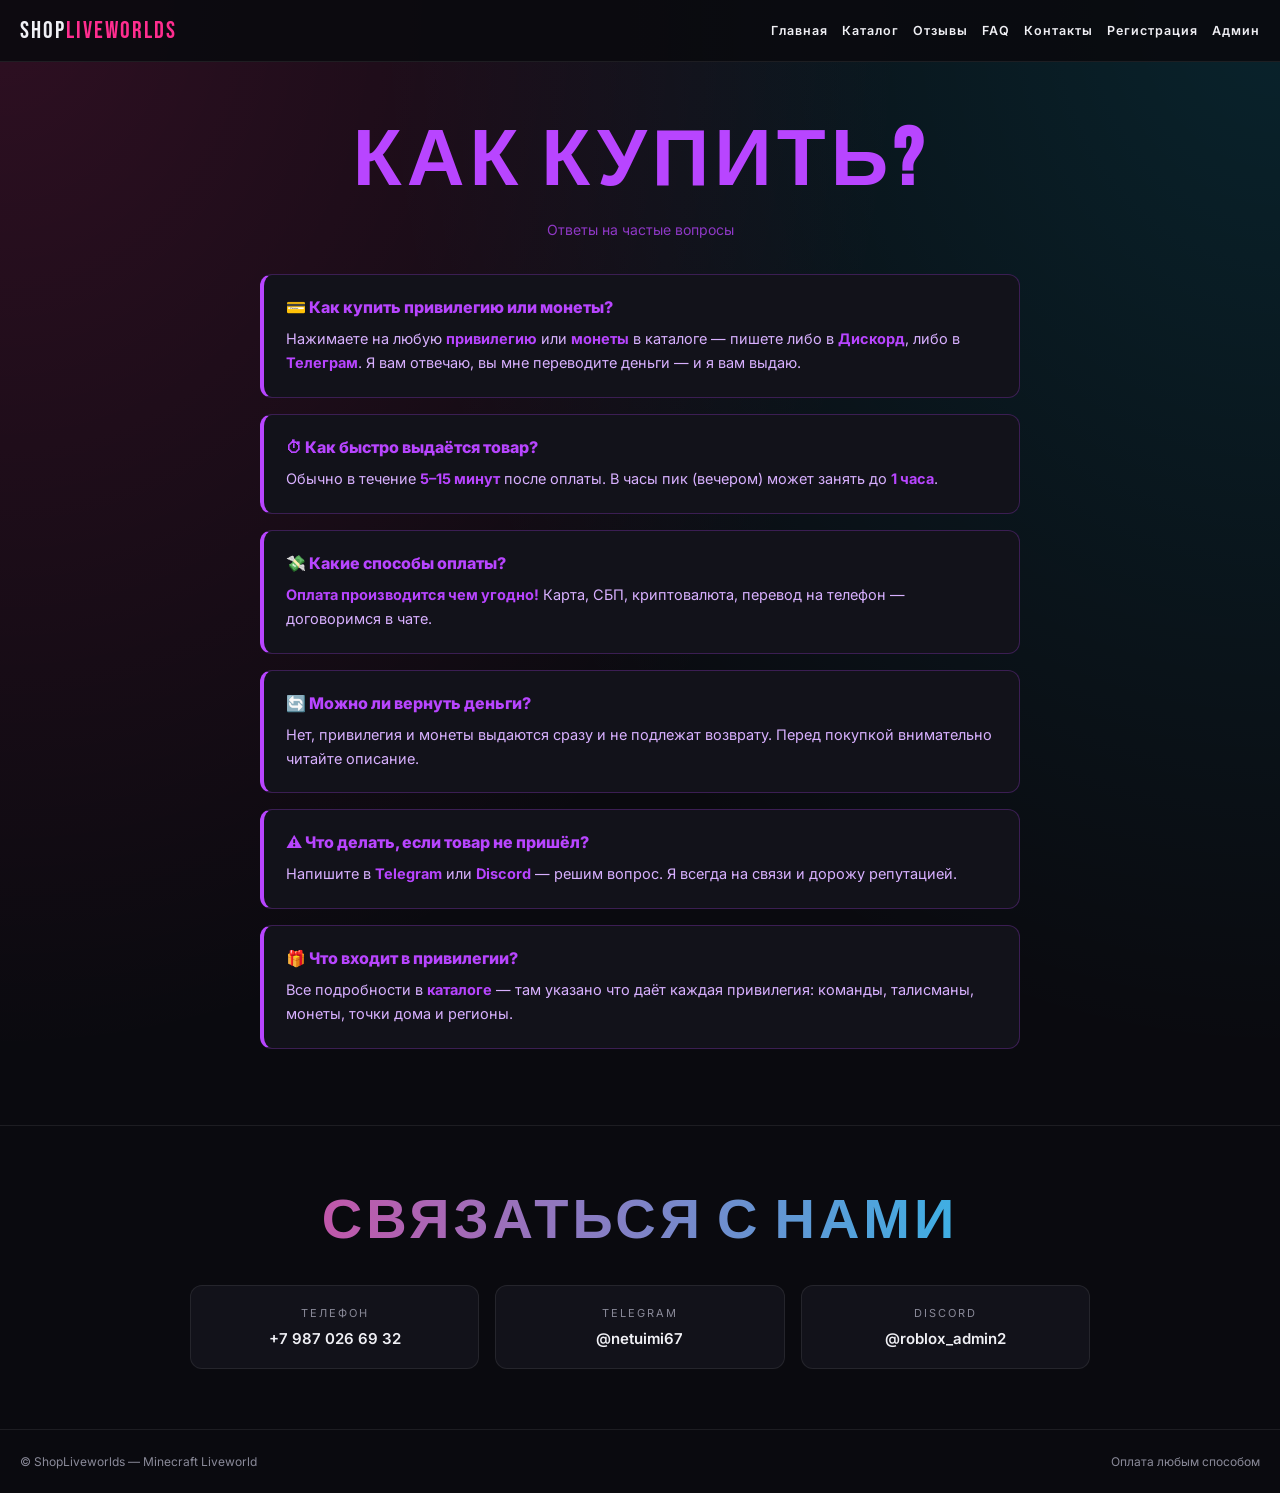
<file: android/app/src/main/assets/faq.html>
<!DOCTYPE html>
<html lang="ru">
<head>
  <meta charset="UTF-8">
  <meta name="viewport" content="width=device-width, initial-scale=1.0">
  <title>FAQ — ShopLiveworlds</title>
  <link rel="stylesheet" href="style.css">
  <link href="https://fonts.googleapis.com/css2?family=Bebas+Neue&family=Inter:wght@400;600;800&display=swap" rel="stylesheet">
</head>
<body>

  <nav class="topbar">
    <a href="index.html" class="logo">SHOP<span>LIVEWORLDS</span></a>
<div class="nav-links">
      <a href="index.html">Главная</a>
      <a href="catalog.html">Каталог</a>
      <a href="reviews.html">Отзывы</a>
      <a href="faq.html">FAQ</a>
      <a href="#contact">Контакты</a>
      <a href="register.html">Регистрация</a>
      <a href="admin.html">Админ</a>
</div>
  </nav>

  <section class="faq-page">
    <h1 class="faq-title">КАК КУПИТЬ?</h1>
    <p class="faq-sub">Ответы на частые вопросы</p>

    <div class="faq-item">
      <div class="faq-q">💳 Как купить привилегию или монеты?</div>
      <div class="faq-a">
        Нажимаете на любую <strong>привилегию</strong> или <strong>монеты</strong> в каталоге —
        пишете либо в <strong>Дискорд</strong>, либо в <strong>Телеграм</strong>.
        Я вам отвечаю, вы мне переводите деньги — и я вам выдаю.
      </div>
    </div>

    <div class="faq-item">
      <div class="faq-q">⏱ Как быстро выдаётся товар?</div>
      <div class="faq-a">
        Обычно в течение <strong>5–15 минут</strong> после оплаты.
        В часы пик (вечером) может занять до <strong>1 часа</strong>.
      </div>
    </div>

    <div class="faq-item">
      <div class="faq-q">💸 Какие способы оплаты?</div>
      <div class="faq-a">
        <strong>Оплата производится чем угодно!</strong> Карта, СБП, криптовалюта, перевод на телефон — договоримся в чате.
      </div>
    </div>

    <div class="faq-item">
      <div class="faq-q">🔄 Можно ли вернуть деньги?</div>
      <div class="faq-a">
        Нет, привилегия и монеты выдаются сразу и не подлежат возврату. Перед покупкой внимательно читайте описание.
      </div>
    </div>

    <div class="faq-item">
      <div class="faq-q">⚠️ Что делать, если товар не пришёл?</div>
      <div class="faq-a">
        Напишите в <strong>Telegram</strong> или <strong>Discord</strong> — решим вопрос. Я всегда на связи и дорожу репутацией.
      </div>
    </div>

    <div class="faq-item">
      <div class="faq-q">🎁 Что входит в привилегии?</div>
      <div class="faq-a">
        Все подробности в <strong>каталоге</strong> — там указано что даёт каждая привилегия: команды, талисманы, монеты, точки дома и регионы.
      </div>
    </div>

  </section>

  <section id="contact" class="contact">
    <h2>СВЯЗАТЬСЯ С НАМИ</h2>
    <div class="contact-grid">
      <div class="contact-card">
        <div class="contact-label">Телефон</div>
        <a href="tel:+79870266932">+7 987 026 69 32</a>
      </div>
      <div class="contact-card">
        <div class="contact-label">Telegram</div>
        <a href="https://t.me/netuimi67" target="_blank" rel="noopener">@netuimi67</a>
      </div>
      <div class="contact-card">
        <div class="contact-label">Discord</div>
        <a href="#" onclick="copyDiscord(this);return false;">@roblox_admin2</a>
      </div>
    </div>
  </section>

  <footer class="footer">
    <div>© ShopLiveworlds — Minecraft Liveworld</div>
    <div>Оплата любым способом</div>
  </footer>

  <script>
    function copyDiscord(el) {
      var ta = document.createElement('textarea');
      ta.value = 'roblox_admin2';
      document.body.appendChild(ta);
      ta.select();
      try { document.execCommand('copy'); } catch(e) {}
      document.body.removeChild(ta);
      el.textContent = 'Скопировано!';
      setTimeout(function(){ el.textContent = '@roblox_admin2'; }, 1500);
    }
  </script>

</body>
</html>
</file>
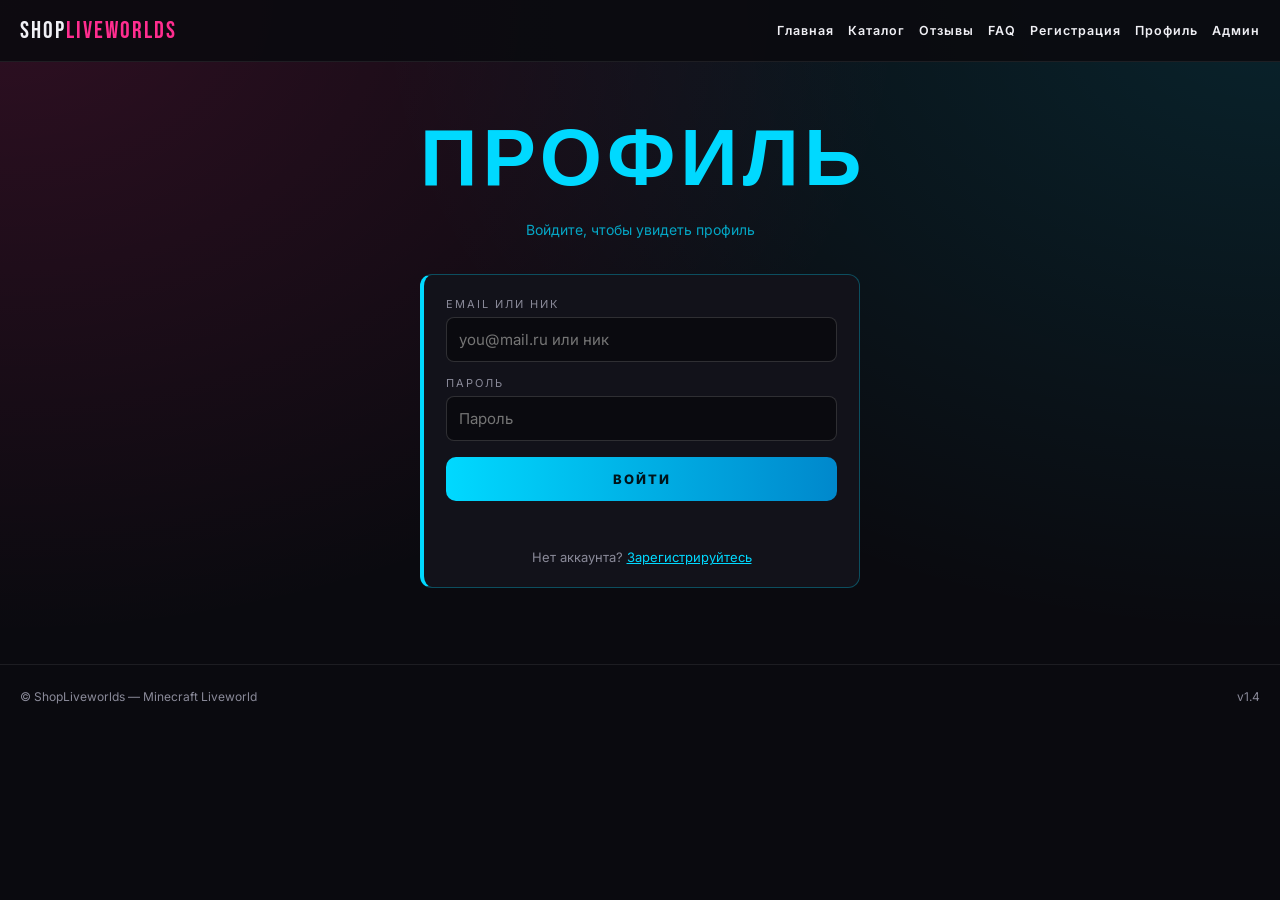
<file: android/app/src/main/assets/profile.html>
<!DOCTYPE html>
<html lang="ru">
<head>
  <meta charset="UTF-8">
  <meta name="viewport" content="width=device-width, initial-scale=1.0">
  <title>Профиль — ShopLiveworlds</title>
  <link rel="stylesheet" href="style.css">
  <link href="https://fonts.googleapis.com/css2?family=Bebas+Neue&family=Inter:wght@400;600;800&display=swap" rel="stylesheet">
</head>
<body>

  <nav class="topbar">
    <a href="index.html" class="logo">SHOP<span>LIVEWORLDS</span></a>
    <div class="nav-links">
      <a href="index.html">Главная</a>
      <a href="catalog.html">Каталог</a>
      <a href="reviews.html">Отзывы</a>
      <a href="faq.html">FAQ</a>
      <a href="register.html">Регистрация</a>
      <a href="profile.html">Профиль</a>
      <a href="admin.html">Админ</a>
    </div>
  </nav>

  <!-- Если не залогинен -->
  <section id="loginScreen" class="faq-page" style="max-width:480px; display:none;">
    <h1 class="faq-title" style="color: var(--cyan);">ПРОФИЛЬ</h1>
    <p class="faq-sub" style="color: var(--cyan);">Войдите, чтобы увидеть профиль</p>
    <div class="faq-item" style="border-color: rgba(0,217,255,0.3); border-left-color: var(--cyan);">
      <label class="contact-label" style="display:block; margin-bottom:6px;">Email или ник</label>
      <input type="text" id="loginEmail" placeholder="you@mail.ru или ник"
             style="width:100%; padding:12px; margin-bottom:14px; border-radius:8px; border:1px solid rgba(255,255,255,0.15); background:#0a0a0f; color:#fff; font-family:inherit; font-size:15px;">
      <label class="contact-label" style="display:block; margin-bottom:6px;">Пароль</label>
      <input type="password" id="loginPass" placeholder="Пароль"
             style="width:100%; padding:12px; margin-bottom:16px; border-radius:8px; border:1px solid rgba(255,255,255,0.15); background:#0a0a0f; color:#fff; font-family:inherit; font-size:15px;">
      <button class="buy-btn" onclick="doLogin()" style="background: linear-gradient(90deg, var(--cyan), #0088cc); color:#00131a;">ВОЙТИ</button>
      <p id="loginMsg" style="margin-top:14px; text-align:center; min-height:20px; font-weight:700;"></p>
      <p style="text-align:center; margin-top:14px; font-size:13px; color:var(--muted);">
        Нет аккаунта? <a href="register.html" style="color:var(--cyan);">Зарегистрируйтесь</a>
      </p>
    </div>
  </section>

  <!-- Профиль -->
  <section id="profileScreen" class="faq-page" style="display:none; max-width:900px;">
    <h1 class="faq-title" style="color: var(--pink);">ПРОФИЛЬ</h1>
    <p class="faq-sub" style="color: var(--pink); opacity:0.8;">Твоя личная страница</p>

    <div class="profile-card">
      <div class="profile-row"><span class="profile-label">Ник:</span><span id="pNick">—</span></div>
      <div class="profile-row">
        <span class="profile-label">Password:</span>
        <span id="pPass">••••••</span>
        <button class="profile-mini-btn" onclick="togglePass()">👁</button>
      </div>
      <div class="profile-row"><span class="profile-label">Gmail:</span><span id="pEmail">—</span></div>
      <div class="profile-row">
        <span class="profile-label">Баланс:</span>
        <span id="pBalance" style="color: var(--yellow); font-weight:800;">0 ₽</span>
        <button class="profile-mini-btn" onclick="toggleTopup()" style="background: linear-gradient(90deg, var(--yellow), #ffb300); color:#0a0a0f; font-weight:800; padding:6px 14px; border-radius:6px;">Пополнить</button>
      </div>
      <div class="profile-row"><span class="profile-label">Купленные:</span><span id="pBought">—</span></div>
      <div class="profile-row"><span class="profile-label">Статистика:</span><span id="pStats">—</span></div>
      <div class="profile-row"><span class="profile-label">Отыгранное время:</span><span id="pPlaytime" style="color: var(--cyan); font-weight:800;">0 ч 0 м 0 с</span></div>
    </div>

    <!-- Пополнение -->
    <div id="topupSection" class="faq-item" style="display:none; border-color: rgba(255,214,10,0.3); border-left-color: var(--yellow); margin-top:16px;">
      <div class="faq-q" style="color: var(--yellow);">💳 Выберите способ пополнения</div>
      <div class="faq-a" style="margin-bottom:12px;">Нажми на удобный способ — откроется Telegram с заявкой.</div>
      <div class="payment-grid">
        <button class="payment-btn" onclick="pay('СБП')">СБП</button>
        <button class="payment-btn" onclick="pay('Т-Банк')">Т-Банк</button>
        <button class="payment-btn" onclick="pay('Альфа-Банк')">Альфа-Банк</button>
        <button class="payment-btn" onclick="pay('Сбер-Банк')">Сбер-Банк</button>
        <button class="payment-btn" onclick="pay('Озон-Банк')">Озон-Банк</button>
        <button class="payment-btn" onclick="pay('Другой способ')">Другие способы</button>
      </div>
    </div>

    <!-- Привилегии за время -->
    <div class="faq-item" style="border-color: rgba(0,217,255,0.3); border-left-color: var(--cyan); margin-top:20px;">
      <div class="faq-q" style="color: var(--cyan);">🎁 Привилегии за отыгранное время</div>
      <div class="faq-a" style="margin-bottom:14px;">Играй на сервере — получай привилегии бесплатно!</div>
      <div id="milestonesList"></div>
    </div>

    <button class="buy-btn" onclick="doLogout()" style="background: rgba(255,255,255,0.1); margin-top:20px;">🚪 ВЫЙТИ ИЗ АККАУНТА</button>
  </section>

  <footer class="footer">
    <div>© ShopLiveworlds — Minecraft Liveworld</div>
    <div>v1.4</div>
  </footer>

  <script>
    var ADMIN_TG = 'netuimi67';
    var MILESTONES = [
      { name: 'ПРЕМИУМ', seconds: 4 * 3600, color: 'var(--yellow)' },
      { name: 'ЛОРД', seconds: 6 * 3600, color: 'var(--dark-yellow)' },
      { name: 'КРЕАТИВ', seconds: 10 * 3600, color: 'var(--green)' },
      { name: 'ЭЛИТА', seconds: 400 * 3600, color: 'var(--red)' }
    ];

    var currentUser = null;
    var playtimeTimer = null;

    document.addEventListener('DOMContentLoaded', function() {
      var savedNick = localStorage.getItem('slw_current_user');
      if (savedNick) {
        var users = JSON.parse(localStorage.getItem('slw_users') || '[]');
        for (var i = 0; i < users.length; i++) {
          if (users[i].nick === savedNick) { currentUser = users[i]; break; }
        }
      }
      if (currentUser) {
        showProfile();
      } else {
        document.getElementById('loginScreen').style.display = 'block';
      }
    });

    function doLogin() {
      var login = document.getElementById('loginEmail').value.trim();
      var pass = document.getElementById('loginPass').value;
      var users = JSON.parse(localStorage.getItem('slw_users') || '[]');
      var found = null;
      for (var i = 0; i < users.length; i++) {
        if ((users[i].email.toLowerCase() === login.toLowerCase() ||
             users[i].nick.toLowerCase() === login.toLowerCase()) &&
            users[i].password === pass) {
          found = users[i]; break;
        }
      }
      if (found) {
        currentUser = found;
        localStorage.setItem('slw_current_user', found.nick);
        document.getElementById('loginMsg').textContent = '';
        showProfile();
      } else {
        document.getElementById('loginMsg').style.color = 'var(--red)';
        document.getElementById('loginMsg').textContent = '✗ Неверный логин или пароль';
      }
    }

    function doLogout() {
      localStorage.removeItem('slw_current_user');
      currentUser = null;
      if (playtimeTimer) { clearInterval(playtimeTimer); playtimeTimer = null; }
      document.getElementById('loginScreen').style.display = 'block';
      document.getElementById('profileScreen').style.display = 'none';
    }

    function showProfile() {
      document.getElementById('loginScreen').style.display = 'none';
      document.getElementById('profileScreen').style.display = 'block';

      document.getElementById('pNick').textContent = currentUser.nick;
      document.getElementById('pEmail').textContent = currentUser.email;
      document.getElementById('pPass').dataset.full = currentUser.password;
      document.getElementById('pPass').textContent = '••••••';

      var balance = parseInt(localStorage.getItem('slw_balance_' + currentUser.nick) || '0');
      document.getElementById('pBalance').textContent = balance.toLocaleString('ru-RU') + ' ₽';

      var bought = JSON.parse(localStorage.getItem('slw_bought_' + currentUser.nick) || '[]');
      document.getElementById('pBought').textContent = bought.length > 0 ? bought.join(', ') : 'Ничего не куплено';

      var claimed = getClaimed();
      document.getElementById('pStats').textContent = bought.length + ' покупок • ' + claimed.length + ' привилегий';

      renderMilestones();
      startPlaytimeTimer();
    }
        function getTodayKey() {
      var d = new Date();
      var m = String(d.getMonth() + 1).padStart(2, '0');
      var day = String(d.getDate()).padStart(2, '0');
      return d.getFullYear() + '-' + m + '-' + day;
    }

    function getDailyPlaytime() {
      var key = 'slw_daily_' + currentUser.nick + '_' + getTodayKey();
      return parseInt(localStorage.getItem(key) || '0');
    }

    function addDailyPlaytime() {
      var key = 'slw_daily_' + currentUser.nick + '_' + getTodayKey();
      var sec = parseInt(localStorage.getItem(key) || '0') + 1;
      localStorage.setItem(key, sec.toString());
      return sec;
    }

    function startPlaytimeTimer() {
      if (playtimeTimer) return;
      updatePlaytimeDisplay();
          function getTodayKey() {
      var d = new Date();
      var m = String(d.getMonth() + 1).padStart(2, '0');
      var day = String(d.getDate()).padStart(2, '0');
      return d.getFullYear() + '-' + m + '-' + day;
    }

    function getDailyPlaytime() {
      var key = 'slw_daily_' + currentUser.nick + '_' + getTodayKey();
      return parseInt(localStorage.getItem(key) || '0');
    }

    function addDailyPlaytime() {
      var key = 'slw_daily_' + currentUser.nick + '_' + getTodayKey();
      var sec = parseInt(localStorage.getItem(key) || '0') + 1;
      localStorage.setItem(key, sec.toString());
      return sec;
    }

    function startPlaytimeTimer() {
      if (playtimeTimer) return;
      updatePlaytimeDisplay();

      // Если лимит уже исчерпан — сразу показываем сообщение
      if (getDailyPlaytime() >= 7200) {
        showLimitMessage();
        return;
      }

      playtimeTimer = setInterval(function() {
        if (!currentUser) return;

        // Проверка лимита 2 часа в день
        if (getDailyPlaytime() >= 7200) {
          clearInterval(playtimeTimer);
          playtimeTimer = null;
          updatePlaytimeDisplay();
          renderMilestones();
          showLimitMessage();
          return;
        }

        var key = 'slw_playtime_' + currentUser.nick;
        var sec = parseInt(localStorage.getItem(key) || '0') + 1;
        localStorage.setItem(key, sec.toString());
        addDailyPlaytime();
        updatePlaytimeDisplay();
        renderMilestones();
      }, 1000);
    }

    function updatePlaytimeDisplay() {
      var sec = getPlaytime();
      var h = Math.floor(sec / 3600);
      var m = Math.floor((sec % 3600) / 60);
      var s = sec % 60;

      var daily = getDailyPlaytime();
      var dh = Math.floor(daily / 3600);
      var dm = Math.floor((daily % 3600) / 60);
      var ds = daily % 60;
      var remaining = Math.max(0, 7200 - daily);
      var rh = Math.floor(remaining / 3600);
      var rm = Math.floor((remaining % 3600) / 60);
      var rs = remaining % 60;

      var el = document.getElementById('pPlaytime');
      if (remaining > 0) {
        el.style.color = 'var(--cyan)';
        el.innerHTML =
          h + ' ч ' + m + ' м ' + s + ' с<br>' +
          '<span style="font-size:13px; color:var(--muted);">Сегодня: ' +
          dh + ' ч ' + dm + ' м ' + ds + ' с / лимит 2 ч (осталось ' +
          rh + ' ч ' + rm + ' м ' + rs + ' с)</span>';
      } else {
        el.style.color = 'var(--red)';
        el.innerHTML =
          h + ' ч ' + m + ' м ' + s + ' с<br>' +
          '<span style="font-size:13px; color:var(--red);">⏱ Лимит на сегодня исчерпан</span>';
      }
    }

    function showLimitMessage() {
      var existing = document.getElementById('limitMessage');
      if (existing) { existing.style.display = 'block'; return; }
      var msg = document.createElement('div');
      msg.id = 'limitMessage';
      msg.style.cssText = 'padding:16px; margin-top:16px; background:rgba(255,45,45,0.15); border:1px solid rgba(255,45,45,0.4); border-radius:10px; color:var(--red); text-align:center; font-weight:700;';
      msg.textContent = '⏱ Лимит 2 часа в день исчерпан. Возвращайся завтра!';
      var card = document.querySelector('.profile-card');
      if (card) card.parentNode.insertBefore(msg, card.nextSibling);
    }

      // Если лимит уже исчерпан — сразу показываем сообщение
      if (getDailyPlaytime() >= 7200) {
        showLimitMessage();
        return;
      }

      playtimeTimer = setInterval(function() {
        if (!currentUser) return;

        // Проверка лимита 2 часа в день
        if (getDailyPlaytime() >= 7200) {
          clearInterval(playtimeTimer);
          playtimeTimer = null;
          updatePlaytimeDisplay();
          renderMilestones();
          showLimitMessage();
          return;
        }

        var key = 'slw_playtime_' + currentUser.nick;
        var sec = parseInt(localStorage.getItem(key) || '0') + 1;
        localStorage.setItem(key, sec.toString());
        addDailyPlaytime();
        updatePlaytimeDisplay();
        renderMilestones();
      }, 1000);
    }

    function updatePlaytimeDisplay() {
      var sec = getPlaytime();
      var h = Math.floor(sec / 3600);
      var m = Math.floor((sec % 3600) / 60);
      var s = sec % 60;

      var daily = getDailyPlaytime();
      var dh = Math.floor(daily / 3600);
      var dm = Math.floor((daily % 3600) / 60);
      var ds = daily % 60;
      var remaining = Math.max(0, 7200 - daily);
      var rh = Math.floor(remaining / 3600);
      var rm = Math.floor((remaining % 3600) / 60);
      var rs = remaining % 60;

      var el = document.getElementById('pPlaytime');
      if (remaining > 0) {
        el.style.color = 'var(--cyan)';
        el.innerHTML =
          h + ' ч ' + m + ' м ' + s + ' с<br>' +
          '<span style="font-size:13px; color:var(--muted);">Сегодня: ' +
          dh + ' ч ' + dm + ' м ' + ds + ' с / лимит 2 ч (осталось ' +
          rh + ' ч ' + rm + ' м ' + rs + ' с)</span>';
      } else {
        el.style.color = 'var(--red)';
        el.innerHTML =
          h + ' ч ' + m + ' м ' + s + ' с<br>' +
          '<span style="font-size:13px; color:var(--red);">⏱ Лимит на сегодня исчерпан</span>';
      }
    }

    function showLimitMessage() {
      var existing = document.getElementById('limitMessage');
      if (existing) { existing.style.display = 'block'; return; }
      var msg = document.createElement('div');
      msg.id = 'limitMessage';
      msg.style.cssText = 'padding:16px; margin-top:16px; background:rgba(255,45,45,0.15); border:1px solid rgba(255,45,45,0.4); border-radius:10px; color:var(--red); text-align:center; font-weight:700;';
      msg.textContent = '⏱ Лимит 2 часа в день исчерпан. Возвращайся завтра!';
      var card = document.querySelector('.profile-card');
      if (card) card.parentNode.insertBefore(msg, card.nextSibling);
          }

    function togglePass() {
      var el = document.getElementById('pPass');
      el.textContent = (el.textContent === '••••••') ? el.dataset.full : '••••••';
    }

    function toggleTopup() {
      var s = document.getElementById('topupSection');
      s.style.display = (s.style.display === 'none' || !s.style.display) ? 'block' : 'none';
    }

    function pay(method) {
      if (!currentUser) return;
      var msg = 'Пополнение баланса\n\n' +
                'Ник: ' + currentUser.nick + '\n' +
                'Email: ' + currentUser.email + '\n' +
                'Способ: ' + method + '\n\n' +
                'Хочу пополнить баланс.';
      window.location.href = 'https://t.me/' + ADMIN_TG + '?text=' + encodeURIComponent(msg);
    }

    function startPlaytimeTimer() {
      if (playtimeTimer) return;
      updatePlaytimeDisplay();
      playtimeTimer = setInterval(function() {
        var key = 'slw_playtime_' + currentUser.nick;
        var sec = parseInt(localStorage.getItem(key) || '0');
        sec++;
        localStorage.setItem(key, sec.toString());
        updatePlaytimeDisplay();
        renderMilestones();
      }, 1000);
    }

    function getPlaytime() {
      return parseInt(localStorage.getItem('slw_playtime_' + currentUser.nick) || '0');
    }

    function updatePlaytimeDisplay() {
      var sec = getPlaytime();
      var h = Math.floor(sec / 3600);
      var m = Math.floor((sec % 3600) / 60);
      var s = sec % 60;
      document.getElementById('pPlaytime').textContent = h + ' ч ' + m + ' м ' + s + ' с';
    }

    function getClaimed() {
      return JSON.parse(localStorage.getItem('slw_claimed_' + currentUser.nick) || '[]');
    }

    function renderMilestones() {
      var sec = getPlaytime();
      var claimed = getClaimed();
      var html = '';
      for (var i = 0; i < MILESTONES.length; i++) {
        var m = MILESTONES[i];
        var progress = Math.min(100, Math.floor(sec / m.seconds * 100));
        var isClaimed = claimed.indexOf(m.name) !== -1;
        var canClaim = sec >= m.seconds && !isClaimed;
        var btnText, btnStyle, btnDisabled;

        if (isClaimed) {
          btnText = '✓ ПОЛУЧЕНО';
          btnStyle = 'background: rgba(43,255,136,0.2); color: var(--green);';
          btnDisabled = true;
        } else if (canClaim) {
          btnText = 'ПОЛУЧИТЬ';
          btnStyle = 'background: linear-gradient(90deg, ' + m.color + ', #fff); color:#0a0a0f;';
          btnDisabled = false;
        } else {
          btnText = 'ЕЩЁ ' + Math.ceil((m.seconds - sec) / 3600) + ' Ч';
          btnStyle = 'background: rgba(255,255,255,0.08); color: var(--muted);';
          btnDisabled = true;
        }

        html += '<div class="milestone-card">' +
                '<div class="milestone-head">' +
                '<span style="color:' + m.color + '; font-weight:800; font-size:17px;">' + m.name + '</span>' +
                '<span style="color: var(--muted); font-size:13px;">' + (m.seconds/3600) + ' ч</span>' +
                '</div>' +
                '<div class="progress-bar"><div class="progress-fill" style="width:' + progress + '%; background:' + m.color + ';"></div></div>' +
                '<div style="display:flex; justify-content:space-between; align-items:center; margin-top:10px;">' +
                '<span style="font-size:12px; color: var(--muted);">' + progress + '%</span>' +
                '<button class="buy-btn" ' + (btnDisabled ? 'disabled' : '') +
                ' onclick="claim(\'' + m.name + '\')" ' +
                'style="width:auto; padding:8px 18px; font-size:12px; ' + btnStyle + '">' + btnText + '</button>' +
                '</div></div>';
      }
      document.getElementById('milestonesList').innerHTML = html;
    }

    function claim(name) {
      var claimed = getClaimed();
      if (claimed.indexOf(name) !== -1) return;
      var m = null;
      for (var i = 0; i < MILESTONES.length; i++) {
        if (MILESTONES[i].name === name) { m = MILESTONES[i]; break; }
      }
      if (!m || getPlaytime() < m.seconds) return;

      claimed.push(name);
      localStorage.setItem('slw_claimed_' + currentUser.nick, JSON.stringify(claimed));
      renderMilestones();

      var msg = '🎁 Получена привилегия за отыгранное время!\n\n' +
                'Ник: ' + currentUser.nick + '\n' +
                'Email: ' + currentUser.email + '\n' +
                'Привилегия: ' + name + '\n' +
                'Отыграно: ' + Math.floor(getPlaytime() / 3600) + ' ч';
      setTimeout(function() {
        window.location.href = 'https://t.me/' + ADMIN_TG + '?text=' + encodeURIComponent(msg);
      }, 800);
    }
  </script>

</body>
</html>
</file>
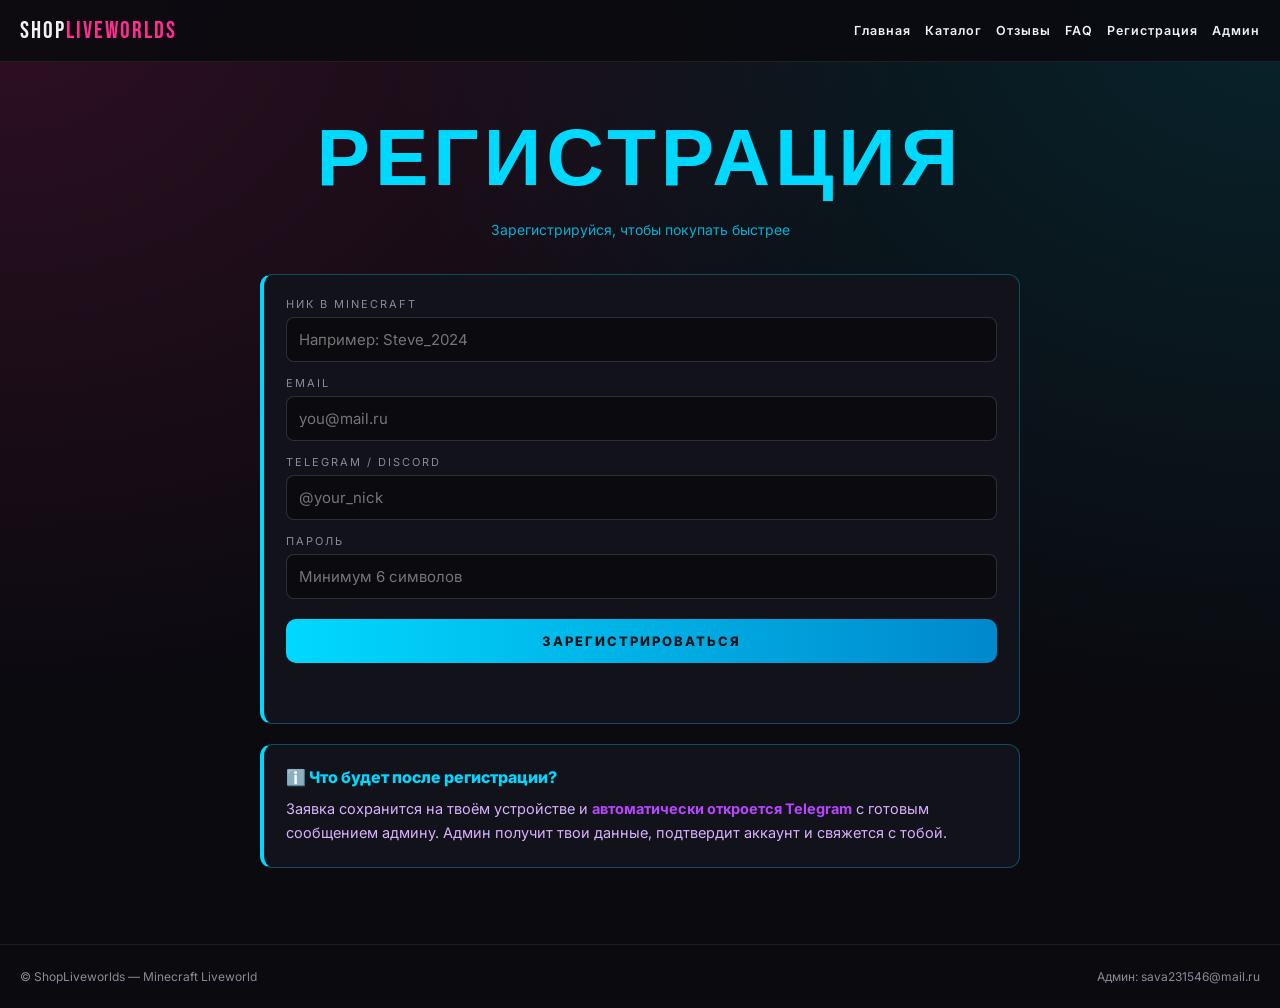
<file: android/app/src/main/assets/register.html>
<!DOCTYPE html>
<html lang="ru">
<head>
  <meta charset="UTF-8">
  <meta name="viewport" content="width=device-width, initial-scale=1.0">
  <title>Регистрация — ShopLiveworlds</title>
  <link rel="stylesheet" href="style.css">
  <link href="https://fonts.googleapis.com/css2?family=Bebas+Neue&family=Inter:wght@400;600;800&display=swap" rel="stylesheet">
</head>
<body>

  <nav class="topbar">
    <a href="index.html" class="logo">SHOP<span>LIVEWORLDS</span></a>
    <div class="nav-links">
      <a href="index.html">Главная</a>
      <a href="catalog.html">Каталог</a>
      <a href="reviews.html">Отзывы</a>
      <a href="faq.html">FAQ</a>
      <a href="register.html">Регистрация</a>
      <a href="admin.html">Админ</a>
    </div>
  </nav>

  <section class="faq-page">
    <h1 class="faq-title" style="color: var(--cyan);">РЕГИСТРАЦИЯ</h1>
    <p class="faq-sub" style="color: var(--cyan); opacity: 0.8;">Зарегистрируйся, чтобы покупать быстрее</p>

    <form id="regForm" class="faq-item" style="border-color: rgba(0,217,255,0.3); border-left-color: var(--cyan);">
      <label class="contact-label" style="display:block; margin-bottom:6px;">Ник в Minecraft</label>
      <input type="text" id="nick" required placeholder="Например: Steve_2024"
             style="width:100%; padding:12px; margin-bottom:14px; border-radius:8px; border:1px solid rgba(255,255,255,0.15); background:#0a0a0f; color:#fff; font-family:inherit; font-size:15px;">

      <label class="contact-label" style="display:block; margin-bottom:6px;">Email</label>
      <input type="email" id="email" required placeholder="you@mail.ru"
             style="width:100%; padding:12px; margin-bottom:14px; border-radius:8px; border:1px solid rgba(255,255,255,0.15); background:#0a0a0f; color:#fff; font-family:inherit; font-size:15px;">

      <label class="contact-label" style="display:block; margin-bottom:6px;">Telegram / Discord</label>
      <input type="text" id="contact" необязательно placeholder="@your_nick"
             style="width:100%; padding:12px; margin-bottom:14px; border-radius:8px; border:1px solid rgba(255,255,255,0.15); background:#0a0a0f; color:#fff; font-family:inherit; font-size:15px;">

      <label class="contact-label" style="display:block; margin-bottom:6px;">Пароль</label>
      <input type="password" id="password" required placeholder="Минимум 6 символов" minlength="6"
             style="width:100%; padding:12px; margin-bottom:20px; border-radius:8px; border:1px solid rgba(255,255,255,0.15); background:#0a0a0f; color:#fff; font-family:inherit; font-size:15px;">

      <button type="submit" class="buy-btn" style="background: linear-gradient(90deg, var(--cyan), #0088cc); color:#00131a;">ЗАРЕГИСТРИРОВАТЬСЯ</button>

      <p id="regResult" style="margin-top:16px; text-align:center; font-weight:700; color: var(--green); min-height:22px;"></p>
    </form>

    <div class="faq-item" style="border-color: rgba(0,217,255,0.3); border-left-color: var(--cyan); margin-top:20px;">
      <div class="faq-q" style="color: var(--cyan);">ℹ️ Что будет после регистрации?</div>
      <div class="faq-a">
        Заявка сохранится на твоём устройстве и <strong>автоматически откроется Telegram</strong> с готовым сообщением админу.
        Админ получит твои данные, подтвердит аккаунт и свяжется с тобой.
      </div>
    </div>
  </section>

  <footer class="footer">
    <div>© ShopLiveworlds — Minecraft Liveworld</div>
    <div>Админ: sava231546@mail.ru</div>
  </footer>

  <script>
    var ADMIN_TG = 'netuimi67';
    var ADMIN_EMAIL = 'sava231546@mail.ru';

    document.getElementById('regForm').addEventListener('submit', function(e) {
      e.preventDefault();
      var nick = document.getElementById('nick').value.trim();
      var email = document.getElementById('email').value.trim();
      var contact = document.getElementById('contact').value.trim();
      var password = document.getElementById('password').value;

      var user = {
        nick: nick,
        email: email,
        contact: contact,
        password: password,
        date: new Date().toISOString(),
        status: 'approved'
      };

      // Сохраняем в localStorage (только это устройство)
      var users = JSON.parse(localStorage.getItem('slw_users') || '[]');
      // Проверка на дубликат ника
      for (var i = 0; i < users.length; i++) {
        if (users[i].nick.toLowerCase() === nick.toLowerCase()) {
          document.getElementById('regResult').style.color = 'var(--red)';
          document.getElementById('regResult').textContent = 'Ник уже занят';
          return;
        }
      }
      users.push(user);
      localStorage.setItem('slw_users', JSON.stringify(users));
            localStorage.setItem('slw_current_user', nick);
      
      document.getElementById('regResult').style.color = 'var(--green)';
      document.getElementById('regResult').textContent = '✓ Аккаунт создан! Добро пожаловать в ShopLiveworlds';
      

      // Отправляем заявку в Telegram админу
            var contactLine = contact ? ('Контакт: ' + contact + '\n') : 'Контакт: не указан\n';

      var msg = '🔔 Новая заявка на регистрацию\n\n' +
                'Ник: ' + nick + '\n' +
                'Email: ' + email + '\n' +
                contactLine +
                'Дата: ' + new Date().toLocaleString('ru-RU');

      setTimeout(function() {
        window.location.href = 'https://t.me/' + ADMIN_TG + '?text=' + encodeURIComponent(msg);
      }, 1200);

      setTimeout(function() {
        document.getElementById('regForm').reset();
        document.getElementById('regResult').textContent = '';
      }, 5000);
    });
  </script>

</body>
</html>
</file>
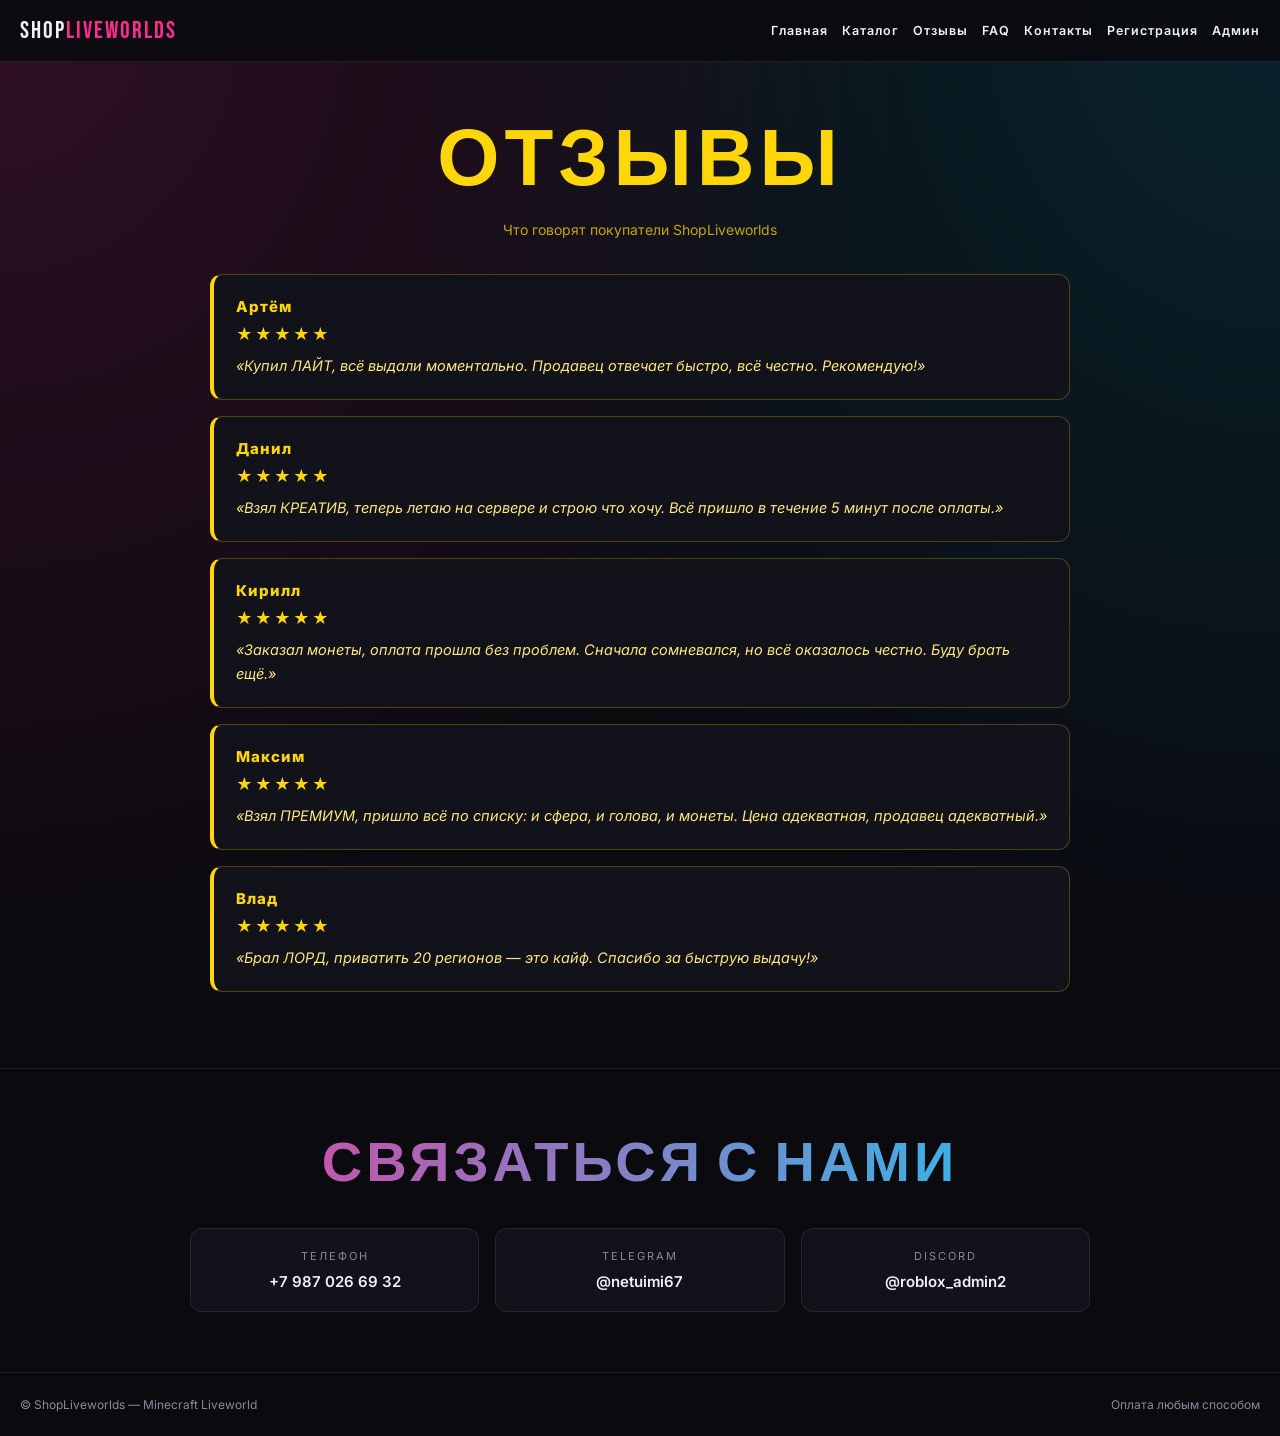
<file: android/app/src/main/assets/reviews.html>
<!DOCTYPE html>
<html lang="ru">
<head>
  <meta charset="UTF-8">
  <meta name="viewport" content="width=device-width, initial-scale=1.0">
  <title>Отзывы — ShopLiveworlds</title>
  <link rel="stylesheet" href="style.css">
  <link href="https://fonts.googleapis.com/css2?family=Bebas+Neue&family=Inter:wght@400;600;800&display=swap" rel="stylesheet">
</head>
<body>

  <nav class="topbar">
    <a href="index.html" class="logo">SHOP<span>LIVEWORLDS</span></a>
    <div class="nav-links">
      <a href="index.html">Главная</a>
      <a href="catalog.html">Каталог</a>
      <a href="reviews.html">Отзывы</a>
      <a href="faq.html">FAQ</a>
      <a href="#contact">Контакты</a>
      <a href="register.html">Регистрация</a>
      <a href="admin.html">Админ</a>
    </div>
  </nav>

  <section class="reviews-page">
    <h1 class="reviews-title">ОТЗЫВЫ</h1>
    <p class="reviews-sub">Что говорят покупатели ShopLiveworlds</p>

    <div class="review-card">
      <div class="review-name">Артём</div>
      <div class="review-stars">★★★★★</div>
      <div class="review-text">«Купил ЛАЙТ, всё выдали моментально. Продавец отвечает быстро, всё честно. Рекомендую!»</div>
    </div>

    <div class="review-card">
      <div class="review-name">Данил</div>
      <div class="review-stars">★★★★★</div>
      <div class="review-text">«Взял КРЕАТИВ, теперь летаю на сервере и строю что хочу. Всё пришло в течение 5 минут после оплаты.»</div>
    </div>

    <div class="review-card">
      <div class="review-name">Кирилл</div>
      <div class="review-stars">★★★★★</div>
      <div class="review-text">«Заказал монеты, оплата прошла без проблем. Сначала сомневался, но всё оказалось честно. Буду брать ещё.»</div>
    </div>

    <div class="review-card">
      <div class="review-name">Максим</div>
      <div class="review-stars">★★★★★</div>
      <div class="review-text">«Взял ПРЕМИУМ, пришло всё по списку: и сфера, и голова, и монеты. Цена адекватная, продавец адекватный.»</div>
    </div>

    <div class="review-card">
      <div class="review-name">Влад</div>
      <div class="review-stars">★★★★★</div>
      <div class="review-text">«Брал ЛОРД, приватить 20 регионов — это кайф. Спасибо за быструю выдачу!»</div>
    </div>

  </section>

  <section id="contact" class="contact">
    <h2>СВЯЗАТЬСЯ С НАМИ</h2>
    <div class="contact-grid">
      <div class="contact-card">
        <div class="contact-label">Телефон</div>
        <a href="tel:+79870266932">+7 987 026 69 32</a>
      </div>
      <div class="contact-card">
        <div class="contact-label">Telegram</div>
        <a href="https://t.me/netuimi67" target="_blank" rel="noopener">@netuimi67</a>
      </div>
      <div class="contact-card">
        <div class="contact-label">Discord</div>
        <a href="#" onclick="copyDiscord(this);return false;">@roblox_admin2</a>
      </div>
    </div>
  </section>

  <footer class="footer">
    <div>© ShopLiveworlds — Minecraft Liveworld</div>
    <div>Оплата любым способом</div>
  </footer>

  <script>
    function copyDiscord(el) {
      var ta = document.createElement('textarea');
      ta.value = 'roblox_admin2';
      document.body.appendChild(ta);
      ta.select();
      try { document.execCommand('copy'); } catch(e) {}
      document.body.removeChild(ta);
      el.textContent = 'Скопировано!';
      setTimeout(function(){ el.textContent = '@roblox_admin2'; }, 1500);
    }
  </script>

</body>
</html>
</file>
<file: android/app/src/main/assets/style.css>
* { margin: 0; padding: 0; box-sizing: border-box; }

:root {
  --bg: #0a0a0f;
  --bg2: #12121a;
  --pink: #ff2d8f;
  --cyan: #00d9ff;
  --yellow: #ffd60a;
  --dark-yellow: #d4a017;
  --red: #ff2d2d;
  --dark-red: #a41e1e;
  --purple: #b845ff;
  --green: #2bff88;
  --blue: #3b8dff;
  --text: #f0f0f5;
  --muted: #8a8a99;
}

body {
  background: var(--bg);
  color: var(--text);
  font-family: 'Inter', sans-serif;
  min-height: 100vh;
  background-image:
    radial-gradient(ellipse at top left, rgba(255,45,143,0.15), transparent 50%),
    radial-gradient(ellipse at top right, rgba(0,217,255,0.12), transparent 50%);
}

.topbar {
  display: flex;
  justify-content: space-between;
  align-items: center;
  padding: 16px 20px;
  border-bottom: 1px solid rgba(255,255,255,0.08);
  position: sticky;
  top: 0;
  background: rgba(10,10,15,0.9);
  z-index: 100;
  flex-wrap: wrap;
  gap: 10px;
}
.logo {
  font-family: 'Bebas Neue', sans-serif;
  font-size: 24px;
  letter-spacing: 2px;
  color: var(--text);
  text-decoration: none;
}
.logo span { color: var(--pink); }
.nav-links { display: flex; flex-wrap: wrap; }
.nav-links a {
  color: var(--text);
  text-decoration: none;
  margin-left: 14px;
  font-weight: 600;
  font-size: 12.5px;
  letter-spacing: 1px;
}
.nav-links a:hover { color: var(--pink); }

/* HERO */
.hero {
  text-align: center;
  padding: 50px 20px 40px;
  max-width: 1000px;
  margin: 0 auto;
}
.hero-tag {
  display: inline-block;
  padding: 6px 16px;
  border: 1px solid var(--pink);
  border-radius: 999px;
  font-size: 11px;
  letter-spacing: 2px;
  color: var(--pink);
  margin-bottom: 20px;
}
.hero-title {
  font-family: 'Bebas Neue', sans-serif;
  font-size: clamp(48px, 12vw, 100px);
  letter-spacing: 4px;
  line-height: 0.95;
  background: linear-gradient(90deg, #fff, var(--pink) 60%, #a020ff);
  -webkit-background-clip: text;
  background-clip: text;
  color: transparent;
  margin-bottom: 24px;
}
.gta-mark {
  display: inline-flex;
  align-items: baseline;
  gap: 12px;
  padding: 16px 30px;
  border: 2px solid rgba(255,255,255,0.15);
  border-radius: 16px;
  background: linear-gradient(135deg, rgba(255,45,143,0.15), rgba(160,32,255,0.15));
  margin: 16px 0 32px;
  transform: rotate(-2deg);
}
.gta-mark .gta {
  font-family: 'Bebas Neue', sans-serif;
  font-size: clamp(50px, 11vw, 90px);
  background: linear-gradient(180deg, #fff, #ffb3d9);
  -webkit-background-clip: text;
  background-clip: text;
  color: transparent;
  letter-spacing: 4px;
}
.gta-mark .vi {
  font-family: 'Bebas Neue', sans-serif;
  font-size: clamp(70px, 14vw, 130px);
  background: linear-gradient(180deg, var(--pink), #a020ff);
  -webkit-background-clip: text;
  background-clip: text;
  color: transparent;
  line-height: 0.8;
}
.hero-desc {
  font-size: 15px;
  line-height: 1.7;
  color: var(--muted);
  max-width: 700px;
  margin: 0 auto 28px;
}
.hero-desc strong { color: var(--text); }
.hero-buttons { display: flex; gap: 12px; justify-content: center; flex-wrap: wrap; }
.btn {
  padding: 12px 26px;
  border-radius: 10px;
  font-weight: 700;
  font-size: 13px;
  letter-spacing: 1.5px;
  text-decoration: none;
}
.btn-primary { background: linear-gradient(90deg, var(--pink), #a020ff); color: #fff; }
.btn-ghost { border: 1px solid rgba(255,255,255,0.25); color: var(--text); }

/* CATALOG HEADER */
.catalog-header { text-align: center; padding: 50px 20px 20px; }
.catalog-title {
  font-family: 'Bebas Neue', sans-serif;
  font-size: clamp(40px, 10vw, 90px);
  letter-spacing: 5px;
  background: linear-gradient(90deg, var(--cyan), var(--pink));
  -webkit-background-clip: text;
  background-clip: text;
  color: transparent;
}
.catalog-sub { color: var(--muted); font-size: 14px; margin-top: 10px; padding: 0 20px; }

/* CATALOG GRID */
.catalog {
  display: grid;
  grid-template-columns: repeat(auto-fit, minmax(280px, 1fr));
  gap: 20px;
  max-width: 1200px;
  margin: 30px auto 60px;
  padding: 0 16px;
}
.product {
  background: var(--bg2);
  border-radius: 14px;
  padding: 24px 22px;
  border: 1px solid rgba(255,255,255,0.08);
  display: flex;
  flex-direction: column;
}
.product.light { border-top: 4px solid var(--blue); }
.product.light h2 { color: var(--blue); }
.product.creative { border-top: 4px solid var(--green); }
.product.creative h2 { color: var(--green); }
.product.coins { border-top: 4px solid var(--yellow); }
.product.coins h2 { color: var(--yellow); }
.product.premium { border-top: 4px solid var(--yellow); }
.product.premium h2 { color: var(--yellow); }
.product.lord { border-top: 4px solid var(--dark-yellow); }
.product.lord h2 { color: var(--dark-yellow); }
.product.elite { border-top: 4px solid var(--red); }
.product.elite h2 { color: var(--red); }
.product.admin { border-top: 4px solid var(--dark-red); }
.product.admin h2 { color: var(--dark-red); }

.product-badge {
  display: inline-block;
  font-size: 10px;
  letter-spacing: 2px;
  padding: 4px 10px;
  border-radius: 4px;
  background: rgba(255,255,255,0.08);
  color: var(--muted);
  margin-bottom: 12px;
  align-self: flex-start;
}
.product h2 {
  font-family: 'Bebas Neue', sans-serif;
  font-size: 36px;
  letter-spacing: 3px;
  margin-bottom: 16px;
}
.product-features { list-style: none; margin-bottom: 20px; flex-grow: 1; }
.product-features li {
  padding: 7px 0 7px 20px;
  position: relative;
  color: #cfcfd8;
  font-size: 14px;
  line-height: 1.5;
  border-bottom: 1px dashed rgba(255,255,255,0.06);
}
.product-features li::before {
  content: "▸";
  position: absolute;
  left: 0;
  color: var(--pink);
}
.product-features code {
  background: rgba(255,255,255,0.08);
  padding: 1px 5px;
  border-radius: 4px;
  font-size: 12px;
  color: var(--cyan);
}

/* BUY BUTTON */
.buy-btn {
  display: block;
  width: 100%;
  padding: 14px;
  border: none;
  border-radius: 10px;
  font-weight: 800;
  font-size: 13px;
  letter-spacing: 2px;
  cursor: pointer;
  font-family: inherit;
  background: linear-gradient(90deg, var(--pink), #a020ff);
  color: #fff;
  transition: transform .15s;
}
.buy-btn:active { transform: scale(0.97); }
.product.light .buy-btn { background: linear-gradient(90deg, var(--blue), #5b6fff); }
.product.creative .buy-btn { background: linear-gradient(90deg, var(--green), #00c46a); color: #0a0a0f; }
.product.coins .buy-btn { background: linear-gradient(90deg, var(--yellow), #ffb300); color: #0a0a0f; }
.product.premium .buy-btn { background: linear-gradient(90deg, var(--yellow), #ffb300); color: #0a0a0f; }
.product.lord .buy-btn { background: linear-gradient(90deg, var(--dark-yellow), #b8860b); color: #fff; }
.product.elite .buy-btn { background: linear-gradient(90deg, var(--red), #b80000); color: #fff; }
.product.admin .buy-btn { background: linear-gradient(90deg, var(--dark-red), #6b0000); color: #fff; }

/* REVIEWS PAGE */
.reviews-page { padding: 50px 20px 60px; max-width: 900px; margin: 0 auto; }
.reviews-title {
  font-family: 'Bebas Neue', sans-serif;
  font-size: clamp(42px, 9vw, 80px);
  letter-spacing: 5px;
  text-align: center;
  color: var(--yellow);
  margin-bottom: 12px;
}
.reviews-sub {
  text-align: center;
  color: var(--yellow);
  opacity: 0.75;
  font-size: 14px;
  margin-bottom: 36px;
}
.review-card {
  background: var(--bg2);
  border: 1px solid rgba(255,214,10,0.25);
  border-left: 4px solid var(--yellow);
  border-radius: 12px;
  padding: 22px;
  margin-bottom: 16px;
}
.review-name {
  color: var(--yellow);
  font-weight: 800;
  font-size: 15px;
  margin-bottom: 8px;
  letter-spacing: 1px;
}
.review-stars {
  color: var(--yellow);
  font-size: 16px;
  margin-bottom: 10px;
  letter-spacing: 2px;
}
.review-text {
  color: #ffe680;
  font-size: 14.5px;
  line-height: 1.6;
  font-style: italic;
}

/* FAQ PAGE */
.faq-page { padding: 50px 20px 60px; max-width: 800px; margin: 0 auto; }
.faq-title {
  font-family: 'Bebas Neue', sans-serif;
  font-size: clamp(42px, 9vw, 80px);
  letter-spacing: 5px;
  text-align: center;
  color: var(--purple);
  margin-bottom: 12px;
}
.faq-sub {
  text-align: center;
  color: var(--purple);
  opacity: 0.75;
  font-size: 14px;
  margin-bottom: 36px;
}
.faq-item {
  background: var(--bg2);
  border: 1px solid rgba(184,69,255,0.25);
  border-left: 4px solid var(--purple);
  border-radius: 12px;
  padding: 22px;
  margin-bottom: 16px;
}
.faq-q {
  color: var(--purple);
  font-weight: 800;
  font-size: 16px;
  margin-bottom: 10px;
}
.faq-a {
  color: #d8b0ff;
  font-size: 14.5px;
  line-height: 1.65;
}
.faq-a strong { color: var(--purple); }

/* CONTACT */
.contact { padding: 60px 20px; text-align: center; border-top: 1px solid rgba(255,255,255,0.08); }
.contact h2 {
  font-family: 'Bebas Neue', sans-serif;
  font-size: clamp(32px, 8vw, 56px);
  letter-spacing: 4px;
  margin-bottom: 30px;
  background: linear-gradient(90deg, var(--pink), var(--cyan));
  -webkit-background-clip: text;
  background-clip: text;
  color: transparent;
}
.contact-grid {
  display: grid;
  grid-template-columns: repeat(auto-fit, minmax(200px, 1fr));
  gap: 16px;
  max-width: 900px;
  margin: 0 auto;
}
.contact-card {
  background: var(--bg2);
  border: 1px solid rgba(255,255,255,0.08);
  border-radius: 12px;
  padding: 20px;
}
.contact-label {
  font-size: 11px;
  letter-spacing: 2px;
  color: var(--muted);
  margin-bottom: 8px;
  text-transform: uppercase;
}
.contact-card a {
  color: var(--text);
  text-decoration: none;
  font-weight: 600;
  font-size: 15px;
  word-break: break-word;
}
.contact-card a:hover { color: var(--pink); }

.footer {
  display: flex;
  justify-content: space-between;
  padding: 24px 20px;
  color: var(--muted);
  font-size: 12px;
  border-top: 1px solid rgba(255,255,255,0.08);
  flex-wrap: wrap;
  gap: 8px;
  text-align: center;
  }
/* ===== PROFILE ===== */
.profile-card {
  background: var(--bg2);
  border: 1px solid rgba(255,255,255,0.08);
  border-left: 4px solid var(--pink);
  border-radius: 14px;
  padding: 22px;
  margin-bottom: 16px;
}
.profile-row {
  display: flex;
  align-items: center;
  flex-wrap: wrap;
  gap: 12px;
  padding: 12px 0;
  border-bottom: 1px dashed rgba(255,255,255,0.08);
  font-size: 15px;
}
.profile-row:last-child { border-bottom: none; }
.profile-label {
  color: var(--muted);
  font-weight: 700;
  font-size: 13px;
  letter-spacing: 1px;
  min-width: 140px;
  text-transform: uppercase;
}
.profile-mini-btn {
  background: rgba(255,255,255,0.08);
  color: var(--text);
  border: none;
  padding: 6px 12px;
  border-radius: 6px;
  font-size: 13px;
  font-weight: 700;
  cursor: pointer;
  font-family: inherit;
}
.profile-mini-btn:active { transform: scale(0.95); }

/* ===== PAYMENT GRID ===== */
.payment-grid {
  display: grid;
  grid-template-columns: repeat(auto-fit, minmax(130px, 1fr));
  gap: 10px;
  margin-top: 12px;
}
.payment-btn {
  padding: 14px 10px;
  border-radius: 10px;
  border: 1px solid rgba(255,214,10,0.35);
  background: rgba(255,214,10,0.08);
  color: var(--yellow);
  font-weight: 800;
  font-size: 13px;
  letter-spacing: 1px;
  cursor: pointer;
  font-family: inherit;
  transition: transform .1s;
}
.payment-btn:active { transform: scale(0.96); }

/* ===== MILESTONES ===== */
.milestone-card {
  background: rgba(255,255,255,0.03);
  border: 1px solid rgba(255,255,255,0.08);
  border-radius: 12px;
  padding: 16px;
  margin-bottom: 12px;
}
.milestone-card:last-child { margin-bottom: 0; }
.milestone-head {
  display: flex;
  justify-content: space-between;
  align-items: center;
  margin-bottom: 10px;
}
.progress-bar {
  width: 100%;
  height: 8px;
  background: rgba(255,255,255,0.08);
  border-radius: 4px;
  overflow: hidden;
}
.progress-fill {
  height: 100%;
  border-radius: 4px;
  transition: width .5s ease;
}

/* ==================== AUTH ==================== */
.auth-zone {
  display: inline-flex;
  align-items: center;
  gap: 8px;
  margin-left: 14px;
  padding-left: 14px;
  border-left: 1px solid rgba(255, 255, 255, 0.15);
}

.btn-register {
  padding: 7px 14px;
  font-family: 'Bebas Neue', sans-serif;
  font-size: 16px;
  letter-spacing: 2px;
  border: none;
  border-radius: 8px;
  color: #0b0616;
  background: linear-gradient(90deg, var(--pink), var(--sunset));
  cursor: pointer;
  transition: transform 0.15s, box-shadow 0.2s;
  box-shadow: 0 0 15px rgba(255, 45, 149, 0.4);
  white-space: nowrap;
}
.btn-register:hover {
  transform: translateY(-1px);
  box-shadow: 0 0 25px rgba(255, 45, 149, 0.8);
}

.user-chip {
  display: inline-flex;
  align-items: center;
  gap: 8px;
  padding: 6px 12px;
  border-radius: 8px;
  background: rgba(255, 45, 149, 0.15);
  border: 1px solid rgba(255, 45, 149, 0.5);
  font-size: 13px;
  font-weight: 600;
  color: var(--paper);
  white-space: nowrap;
}

.user-chip .user-avatar {
  width: 22px;
  height: 22px;
  border-radius: 50%;
  background: linear-gradient(135deg, var(--pink), var(--sunset));
  display: inline-flex;
  align-items: center;
  justify-content: center;
  font-size: 11px;
  font-weight: 800;
  color: #0b0616;
  text-transform: uppercase;
}

.btn-logout {
  padding: 4px 10px;
  font-size: 12px;
  font-weight: 700;
  border: 1px solid rgba(255, 255, 255, 0.25);
  border-radius: 6px;
  background: transparent;
  color: #c9bee6;
  cursor: pointer;
  transition: all 0.2s;
}
.btn-logout:hover {
  color: #fff;
  border-color: var(--pink);
  background: rgba(255, 45, 149, 0.15);
}

.form-error {
  padding: 8px 12px;
  border-radius: 8px;
  background: rgba(255, 77, 109, 0.15);
  border: 1px solid rgba(255, 77, 109, 0.5);
  color: #ff8fa3;
  font-size: 13px;
  text-align: center;
}

@media (max-width: 600px) {
  .auth-zone {
    margin-left: 8px;
    padding-left: 8px;
    gap: 4px;
  }
  .btn-register {
    padding: 5px 10px;
    font-size: 14px;
    letter-spacing: 1px;
  }
  .user-chip {
    padding: 4px 8px;
    font-size: 11px;
  }
  .user-chip .user-avatar {
    width: 18px;
    height: 18px;
    font-size: 9px;
  }
  .btn-logout {
    padding: 3px 6px;
    font-size: 10px;
  }
}
/* ==================== НОВЫЕ ЦВЕТА КАРТОЧЕК ==================== */
.card-cyan   { border-color: #22e2f4; box-shadow: 0 0 30px rgba(34,226,244,.35); }
.card-cyan   h2, .card-cyan .price { color: #22e2f4; }
.card-cyan   .price { border-color: #22e2f4; }
.card-cyan:hover { box-shadow: 0 0 50px rgba(34,226,244,.7); }

.card-purple { border-color: #a86bff; box-shadow: 0 0 30px rgba(168,107,255,.35); }
.card-purple h2, .card-purple .price { color: #a86bff; }
.card-purple .price { border-color: #a86bff; }
.card-purple:hover { box-shadow: 0 0 50px rgba(168,107,255,.7); }

.card-yellow { border-color: #ffe600; box-shadow: 0 0 30px rgba(255,230,0,.4); }
.card-yellow h2, .card-yellow .price { color: #ffe600; }
.card-yellow .price { border-color: #ffe600; }
.card-yellow:hover { box-shadow: 0 0 55px rgba(255,230,0,.85); }

/* Радужная карточка — анимированная рамка */
.card-rainbow {
  position: relative;
  border: 3px solid transparent;
  background:
    linear-gradient(rgba(20,10,38,.9), rgba(20,10,38,.9)) padding-box,
    linear-gradient(90deg,#ff2d95,#ff8a3d,#ffe600,#2fd66b,#22e2f4,#7b2ff7,#ff2d95) border-box;
  background-size: 100% 100%, 300% 100%;
  animation: rainbowShift 5s linear infinite;
  box-shadow: 0 0 35px rgba(255,45,149,.5);
}
.card-rainbow h2 {
  background: linear-gradient(90deg,#ff2d95,#ff8a3d,#ffe600,#2fd66b,#22e2f4,#7b2ff7);
  background-size: 200% 100%;
  -webkit-background-clip: text; background-clip: text; color: transparent;
  animation: rainbowShift 4s linear infinite;
}
.card-rainbow .price { color: #fff; border-color: #fff; }
@keyframes rainbowShift {
  0%   { background-position: 0% 50%, 0% 50%; }
  100% { background-position: 0% 50%, 300% 50%; }
}

/* Скидки на карточке */
.old-price { text-decoration: line-through; opacity: 0.55; margin-right: 4px; }
.new-price { color: #2fd66b; font-weight: 800; }
.discount-badge {
  display: inline-block; padding: 1px 6px; margin-left: 4px;
  font-size: 12px; font-weight: 800;
  background: #2fd66b; color: #0b0616; border-radius: 5px;
}

/* Баннер */
.promo-banner {
  max-width: 1100px; margin: 20px auto 0; padding: 14px 20px;
  border-radius: 12px; text-align: center; font-weight: 700; font-size: 16px;
  background: linear-gradient(90deg, rgba(255,45,149,.25), rgba(255,138,61,.25));
  border: 1px solid rgba(255,45,149,.5);
  color: #ffe0ee;
  animation: signPulse 3.2s ease-in-out infinite;
}

/* ==================== АДМИНКА ==================== */
body.admin { padding-bottom: 40px; }
.admin-login { max-width: 440px; margin: 60px auto; padding: 0 20px; }
.admin-form-narrow { display: flex; flex-direction: column; gap: 14px; }
.admin-form-narrow label,
.admin-form label { display: flex; flex-direction: column; gap: 6px; font-size: 13px; }
.admin-form-narrow label span,
.admin-form label span { color: #c9bee6; }
.admin-form input, .admin-form select, .admin-form textarea,
.admin-form-narrow input {
  padding: 11px 14px; border-radius: 9px;
  border: 1.5px solid rgba(255,255,255,.15);
  background: rgba(0,0,0,.35); color: var(--paper);
  font: inherit; outline: none; transition: border-color .2s, box-shadow .2s;
}
.admin-form input:focus, .admin-form select:focus, .admin-form textarea:focus,
.admin-form-narrow input:focus {
  border-color: var(--pink); box-shadow: 0 0 0 3px rgba(255,45,149,.25);
}
.admin-form select { background: #140a26; }

.admin-dashboard { max-width: 1100px; margin: 30px auto; padding: 0 20px; }
.admin-tabs { display: flex; gap: 6px; flex-wrap: wrap; margin-bottom: 20px; }
.admin-tabs .tab {
  padding: 10px 16px; border-radius: 10px; cursor: pointer;
  background: rgba(20,10,38,.7); border: 1px solid rgba(255,255,255,.12);
  color: var(--paper); font-weight: 600; font-size: 14px;
  transition: all .2s;
}
.admin-tabs .tab:hover { border-color: var(--pink); }
.admin-tabs .tab.active {
  background: linear-gradient(90deg, var(--pink), var(--sunset));
  color: #0b0616; border-color: transparent;
}
.tab-content { display: none; }
.tab-content.active { display: block; animation: fadeUp .3s ease; }
.admin-title {
  font-family: 'Bebas Neue', sans-serif; font-size: 26px;
  letter-spacing: 2px; color: var(--pink); margin-bottom: 16px;
}
.admin-form {
  display: flex; flex-direction: column; gap: 14px;
  padding: 20px; border-radius: 14px;
  background: rgba(20,10,38,.7); border: 1px solid rgba(255,255,255,.1);
  margin-bottom: 20px;
}
.grid-2 { display: grid; grid-template-columns: 1fr 1fr; gap: 12px; }
.form-actions { display: flex; gap: 10px; flex-wrap: wrap; }
.hint { font-size: 12px; color: #c9bee6; }
.hint code { background: rgba(255,255,255,.1); padding: 1px 6px; border-radius: 4px; }
.checkbox-label { flex-direction: row !important; align-items: center; gap: 8px !important; }

.admin-table-wrap { overflow-x: auto; }
.admin-table {
  width: 100%; border-collapse: collapse;
  background: rgba(20,10,38,.7); border-radius: 12px; overflow: hidden;
  font-size: 14px;
}
.admin-table th, .admin-table td {
  padding: 10px 12px; text-align: left; border-bottom: 1px solid rgba(255,255,255,.08);
}
.admin-table th { background: rgba(255,45,149,.15); color: var(--pink); font-weight: 700; font-size: 12px; letter-spacing: 1px; text-transform: uppercase; }
.admin-table tr:last-child td { border-bottom: none; }
.admin-table tr:hover td { background: rgba(255,255,255,.03); }

.btn-mini {
  padding: 4px 8px; font-size: 14px; cursor: pointer;
  border: 1px solid rgba(255,255,255,.2); border-radius: 6px;
  background: transparent; color: var(--paper); transition: all .2s;
}
.btn-mini:hover { border-color: var(--pink); background: rgba(255,45,149,.15); }
.btn-mini.del:hover { border-color: #ff4d6d; background: rgba(255,77,109,.15); }

.promo-items-list {
  display: flex; flex-wrap: wrap; gap: 10px;
  padding: 10px; border-radius: 10px;
  background: rgba(0,0,0,.2); border: 1px solid rgba(255,255,255,.1);
}
.promo-item-check {
  display: flex; flex-direction: row !important; align-items: center; gap: 6px !important;
  padding: 6px 10px; border-radius: 8px; cursor: pointer;
  background: rgba(255,255,255,.05); font-size: 13px;
}
.promo-item-check:hover { background: rgba(255,45,149,.15); }

.color-dot {
  display: inline-block; width: 14px; height: 14px; border-radius: 50%;
  vertical-align: middle; margin-right: 4px;
}
.color-dot.color-blue { background: #2f9bff; }
.color-dot.color-green { background: #2fd66b; }
.color-dot.color-gold { background: #ffcc33; }
.color-dot.color-yellow { background: #ffe600; }
.color-dot.color-cyan { background: #22e2f4; }
.color-dot.color-purple { background: #a86bff; }
.color-dot.color-rainbow { background: linear-gradient(90deg,#ff2d95,#ff8a3d,#ffe600,#2fd66b,#22e2f4,#7b2ff7); }

.admin-link {
  color: rgba(245,241,255,.4); text-decoration: none; margin-left: 6px;
  font-size: 14px; transition: color .2s;
}
.admin-link:hover { color: var(--pink); }

@media (max-width: 600px) {
  .grid-2 { grid-template-columns: 1fr; }
  .admin-tabs .tab { padding: 8px 12px; font-size: 12px; }
}
</file>
